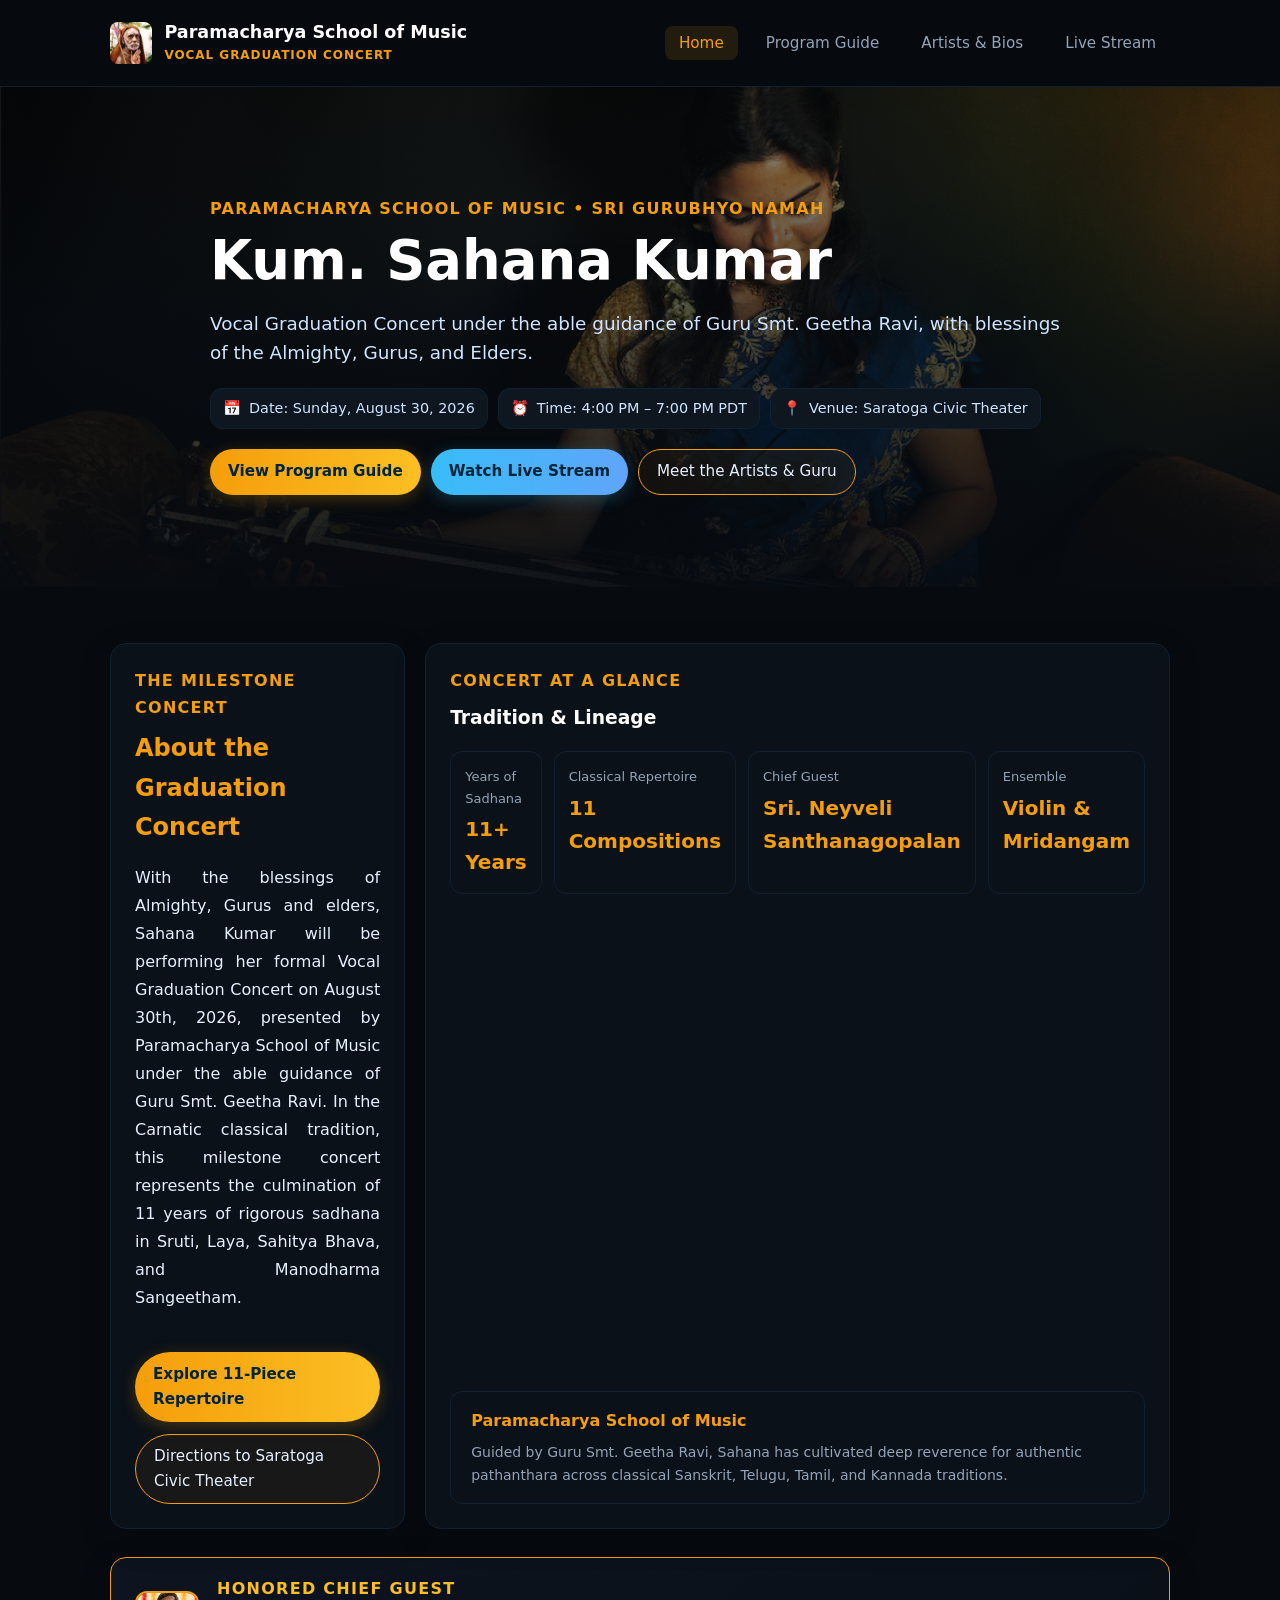
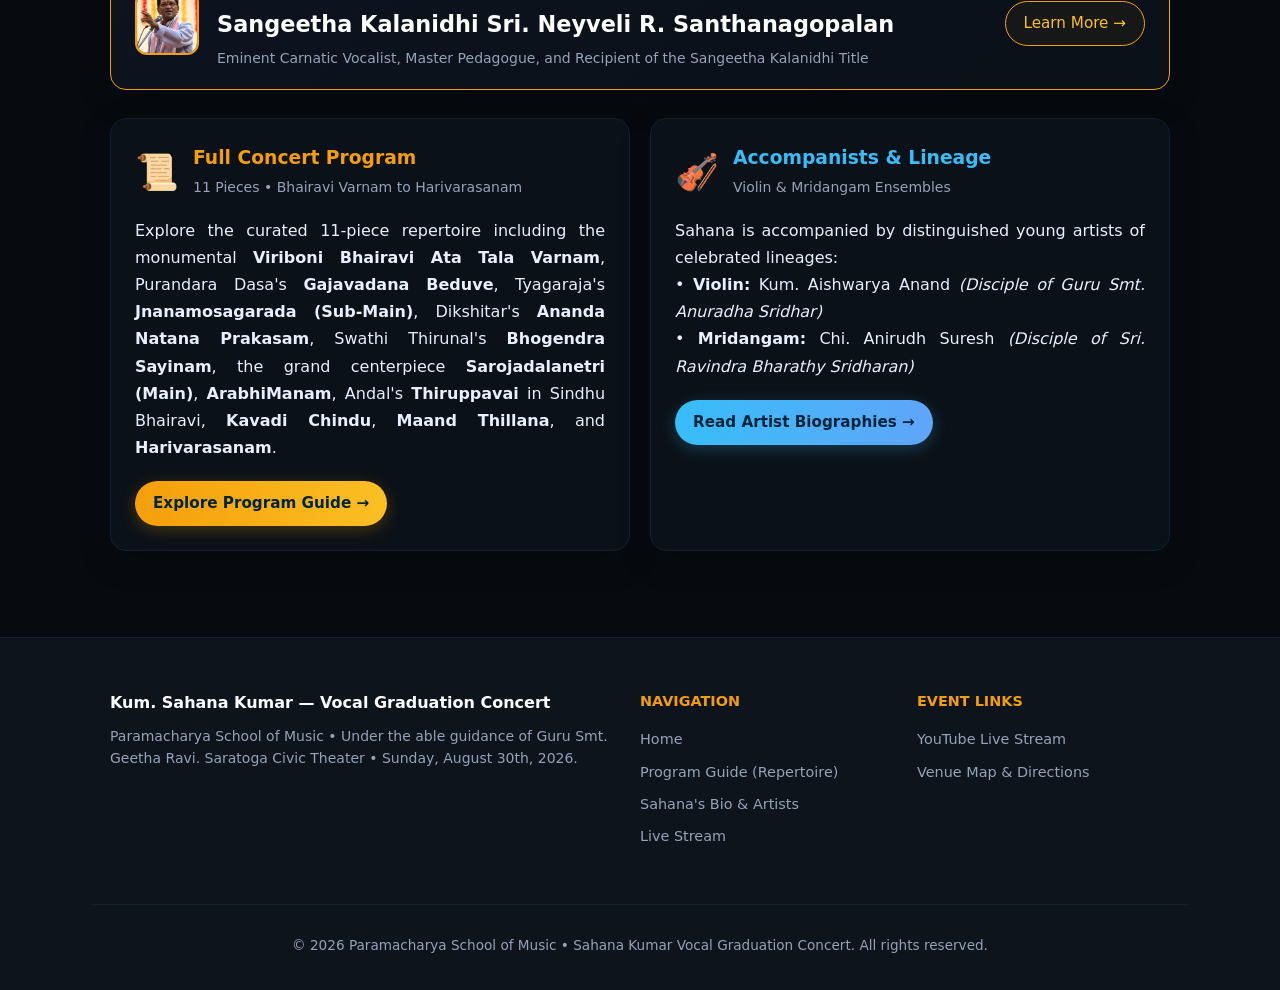
<file: index.html>
<!doctype html>
<html lang="en" data-page="home">
<head>
  <meta charset="utf-8"/>
  <meta name="viewport" content="width=device-width, initial-scale=1"/>
  <title>Kum. Sahana Kumar — Vocal Graduation Concert | Paramacharya School of Music</title>
  <link rel="icon" href="favicon.ico"/>
  <link rel="stylesheet" href="css/styles.css?v=3"/>
  <script defer src="js/main.js?v=3"></script>
</head>
<body>

  <!-- Navigation -->
  <nav class="nav" role="navigation" aria-label="Main Navigation">
    <div class="container nav-inner">
      <a class="brand" href="index.html">
        <img class="brand-logo" id="site-logo" src="assets/logo.png" alt="Paramacharya School of Music Logo"/>
        <div>
          <span class="brand-title bind-brand-title">Paramacharya School of Music</span>
          <span class="brand-sub">Vocal Graduation Concert</span>
        </div>
      </a>
      <button class="menu-toggle" aria-label="Toggle Menu" aria-expanded="false">☰</button>
      <ul class="menu">
        <li><a href="index.html" class="active">Home</a></li>
        <li><a href="program.html">Program Guide</a></li>
        <li><a href="artists.html">Artists & Bios</a></li>
        <li><a href="livestream.html">Live Stream</a></li>
      </ul>
    </div>
  </nav>

  <!-- Hero Header -->
  <header class="hero" style="background-image: url('assets/hero-banner.jpg');">
    <div class="overlay"></div>
    <div class="container hero-content">
      <p class="eyebrow" id="hero-eyebrow">Sri Gurubhyo Namah • Paramacharya School of Music</p>
      <h1 id="hero-title">Kum. Sahana Kumar</h1>
      <p class="sub" id="hero-subtitle">
        With the blessings of Almighty, Gurus and elders, Sahana will be performing her formal Vocal Graduation Concert under the able guidance of Guru Smt. Geetha Ravi.
      </p>
      <div class="chips">
        <span class="chip" id="chip-date"><span style="color:var(--accent);">📅</span> Date: Sunday, August 30th, 2026</span>
        <span class="chip" id="chip-time"><span style="color:var(--accent);">⏰</span> Time: 4:00 PM – 7:00 PM PDT</span>
        <span class="chip" id="chip-venue"><span style="color:var(--accent);">📍</span> Venue: Saratoga Civic Theater, Saratoga, CA</span>
      </div>
      <div class="cta-row">
        <a href="program.html" class="btn">View Program Guide</a>
        <a href="livestream.html" class="btn btn-cyan">Watch Live Stream</a>
        <a href="artists.html" class="btn-outline">Meet the Artists & Guru</a>
      </div>
    </div>
  </header>

  <!-- Main Content -->
  <main class="container">
    
    <!-- About Section & Stats Bento -->
    <section class="grid two" style="align-items: stretch; margin-top: 36px;">
      <div class="card" style="display: flex; flex-direction: column; justify-content: space-between;">
        <div>
          <span class="eyebrow">The Milestone Concert</span>
          <h2 style="margin: 0 0 16px 0; color: var(--accent);">About the Graduation Concert</h2>
          <p id="home-about-text" style="text-align: justify; line-height: 1.75; color: var(--text);">
            With the blessings of Almighty, Gurus and elders, Sahana Kumar will be performing her formal Vocal Graduation Concert on August 30th, 2026, presented by Paramacharya School of Music under the able guidance of Guru Smt. Geetha Ravi. In the Carnatic classical tradition, this milestone concert represents the culmination of 11 years of rigorous sadhana in Sruti (tonal fidelity), Laya (rhythm), Sahitya Bhava (lyrical devotion), and Manodharma Sangeetham (spontaneous improvisation).
          </p>
        </div>
        <div style="margin-top: 24px; display: flex; gap: 12px; flex-wrap: wrap;">
          <a href="program.html" class="btn">Explore 11-Piece Repertoire</a>
          <a class="btn-outline bind-directions" target="_blank" rel="noopener">Directions to Saratoga Civic Theater</a>
        </div>
      </div>

      <!-- Quick Metrics Bento -->
      <div class="card" style="display: flex; flex-direction: column; justify-content: space-between;">
        <div>
          <span class="eyebrow">Concert At A Glance</span>
          <h3 style="margin: 0 0 18px 0; color: var(--text-bright);">Tradition & Lineage</h3>
          <div class="stats" id="home-stats">
            <div class="stat">
              <span>Years of Sadhana</span>
              <strong>11+ Years</strong>
            </div>
            <div class="stat">
              <span>Classical Repertoire</span>
              <strong>11 Compositions</strong>
            </div>
            <div class="stat">
              <span>Chief Guest</span>
              <strong>Sri. Neyveli Santhanagopalan</strong>
            </div>
            <div class="stat">
              <span>Ensemble</span>
              <strong>Violin & Mridangam</strong>
            </div>
          </div>
        </div>

        <div style="background: #0a1118; border: 1px solid var(--line); border-radius: 12px; padding: 16px 20px; margin-top: 20px;">
          <strong style="color: var(--accent); display: block; margin-bottom: 6px;">Paramacharya School of Music</strong>
          <p class="small muted" style="margin: 0;">
            Guided by Guru Smt. Geetha Ravi, Sahana has cultivated deep reverence for authentic pathanthara across classical Sanskrit, Telugu, Tamil, and Kannada traditions.
          </p>
        </div>
      </div>
    </section>

    <!-- Chief Guest Callout Card -->
    <section class="card" style="margin-top: 28px; background: linear-gradient(135deg, rgba(13, 20, 32, 0.95) 0%, rgba(10, 16, 24, 0.95) 100%); border: 1px solid var(--accent); padding: 18px 24px;">
      <div style="display: flex; align-items: center; justify-content: space-between; flex-wrap: wrap; gap: 16px;">
        <div style="display: flex; align-items: center; gap: 18px;">
          <img src="assets/chief-guest.jpg" alt="Chief Guest Avatar" style="width: 64px; height: 64px; border-radius: 12px; object-fit: cover; border: 2px solid var(--accent); flex-shrink: 0;" onerror="this.onerror=null; this.style.display='none'; this.nextElementSibling.style.display='flex';"/>
          <div style="display: none; font-size: 2.5rem; background: rgba(245, 158, 11, 0.12); padding: 10px; border-radius: 12px; border: 1px solid rgba(245, 158, 11, 0.3);">🏅</div>
          <div>
            <span class="eyebrow" style="color: var(--accent-light); margin-bottom: 4px;">Honored Chief Guest</span>
            <h3 style="margin: 0; color: var(--text-bright); font-size: 1.4rem;">Sangeetha Kalanidhi Sri. Neyveli R. Santhanagopalan</h3>
            <p class="muted small" style="margin: 4px 0 0 0;">
              Eminent Carnatic Vocalist, Master Pedagogue, and Recipient of the Sangeetha Kalanidhi Title
            </p>
          </div>
        </div>
        <a href="artists.html#chief-guest" class="btn-outline" style="border-color: var(--accent); color: var(--accent-light);">Learn More &rarr;</a>
      </div>
    </section>

    <!-- Quick Preview Grid: Program & Ensemble -->
    <section class="grid two" style="margin-top: 28px;">
      
      <!-- Core Program Callout -->
      <div class="card">
        <div style="display: flex; align-items: center; gap: 14px; margin-bottom: 14px;">
          <div style="font-size: 2.2rem;">📜</div>
          <div>
            <h3 style="margin: 0; color: var(--accent);">Full Concert Program</h3>
            <span class="small muted">11 Pieces • Bhairavi Varnam to Harivarasanam</span>
          </div>
        </div>
        <p style="text-align: justify; line-height: 1.7; color: var(--text);">
          Explore the curated 11-piece repertoire including the monumental <strong>Viriboni Bhairavi Ata Tala Varnam</strong>, Purandara Dasa's <strong>Gajavadana Beduve</strong>, Tyagaraja's <strong>Jnanamosagarada (Sub-Main)</strong>, Dikshitar's <strong>Ananda Natana Prakasam</strong>, Swathi Thirunal's <strong>Bhogendra Sayinam</strong>, the grand centerpiece <strong>Sarojadalanetri (Main)</strong>, <strong>ArabhiManam</strong>, Andal's <strong>Thiruppavai</strong> in Sindhu Bhairavi, <strong>Kavadi Chindu</strong>, <strong>Maand Thillana</strong>, and <strong>Harivarasanam</strong>.
        </p>
        <div style="margin-top: 20px;">
          <a href="program.html" class="btn">Explore Program Guide &rarr;</a>
        </div>
      </div>

      <!-- Artists & Ensemble Callout -->
      <div class="card">
        <div style="display: flex; align-items: center; gap: 14px; margin-bottom: 14px;">
          <div style="font-size: 2.2rem;">🎻</div>
          <div>
            <h3 style="margin: 0; color: var(--accent2);">Accompanists & Lineage</h3>
            <span class="small muted">Violin & Mridangam Ensembles</span>
          </div>
        </div>
        <p style="text-align: justify; line-height: 1.7; color: var(--text);">
          Sahana is accompanied by distinguished young artists of celebrated lineages:
          <br/>• <strong>Violin:</strong> Kum. Aishwarya Anand <em>(Disciple of Guru Smt. Anuradha Sridhar)</em>
          <br/>• <strong>Mridangam:</strong> Chi. Anirudh Suresh <em>(Disciple of Sri. Ravindra Bharathy Sridharan)</em>
        </p>
        <div style="margin-top: 20px;">
          <a href="artists.html" class="btn btn-cyan">Read Artist Biographies &rarr;</a>
        </div>
      </div>

    </section>

  </main>

  <!-- Footer -->
  <footer class="footer">
    <div class="container footer-grid">
      <div>
        <h4 style="margin: 0 0 8px 0; color: var(--text-bright);">Kum. Sahana Kumar — Vocal Graduation Concert</h4>
        <p class="muted small" style="margin: 0; line-height: 1.6;">
          Paramacharya School of Music • Under the able guidance of Guru Smt. Geetha Ravi. 
          Saratoga Civic Theater • Sunday, August 30th, 2026.
        </p>
      </div>
      <div>
        <h5 style="margin: 0 0 12px 0; color: var(--accent); font-size: 0.9rem; text-transform: uppercase;">Navigation</h5>
        <ul class="sitemap">
          <li><a href="index.html">Home</a></li>
          <li><a href="program.html">Program Guide (Repertoire)</a></li>
          <li><a href="artists.html">Sahana's Bio & Artists</a></li>
          <li><a href="livestream.html">Live Stream</a></li>
        </ul>
      </div>
      <div>
        <h5 style="margin: 0 0 12px 0; color: var(--accent); font-size: 0.9rem; text-transform: uppercase;">Event Links</h5>
        <ul class="sitemap">
          <li><a class="bind-livestream" target="_blank" rel="noopener">YouTube Live Stream</a></li>
          <li><a class="bind-directions" target="_blank" rel="noopener">Venue Map & Directions</a></li>
        </ul>
      </div>
    </div>
    <div class="container footer-bottom">
      <p>&copy; 2026 Paramacharya School of Music • Sahana Kumar Vocal Graduation Concert. All rights reserved.</p>
    </div>
  </footer>

</body>
</html>
</file>
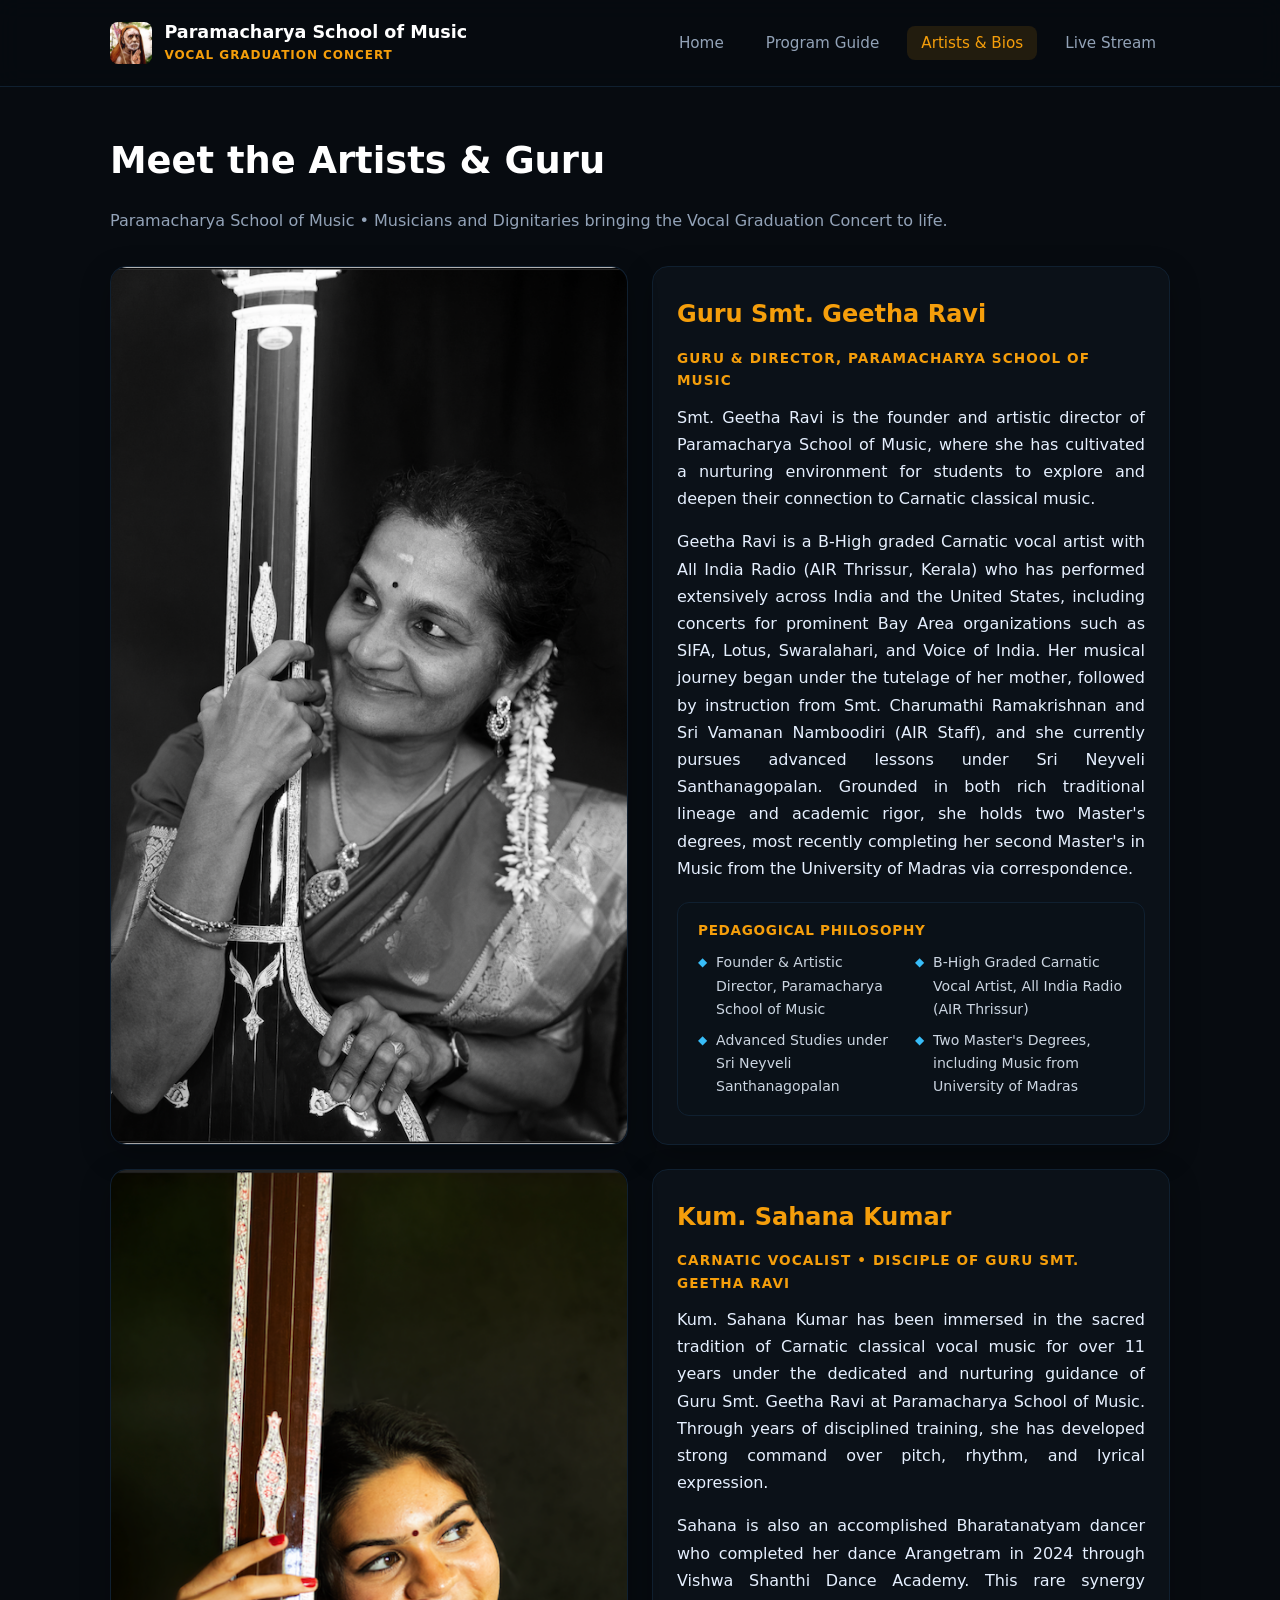
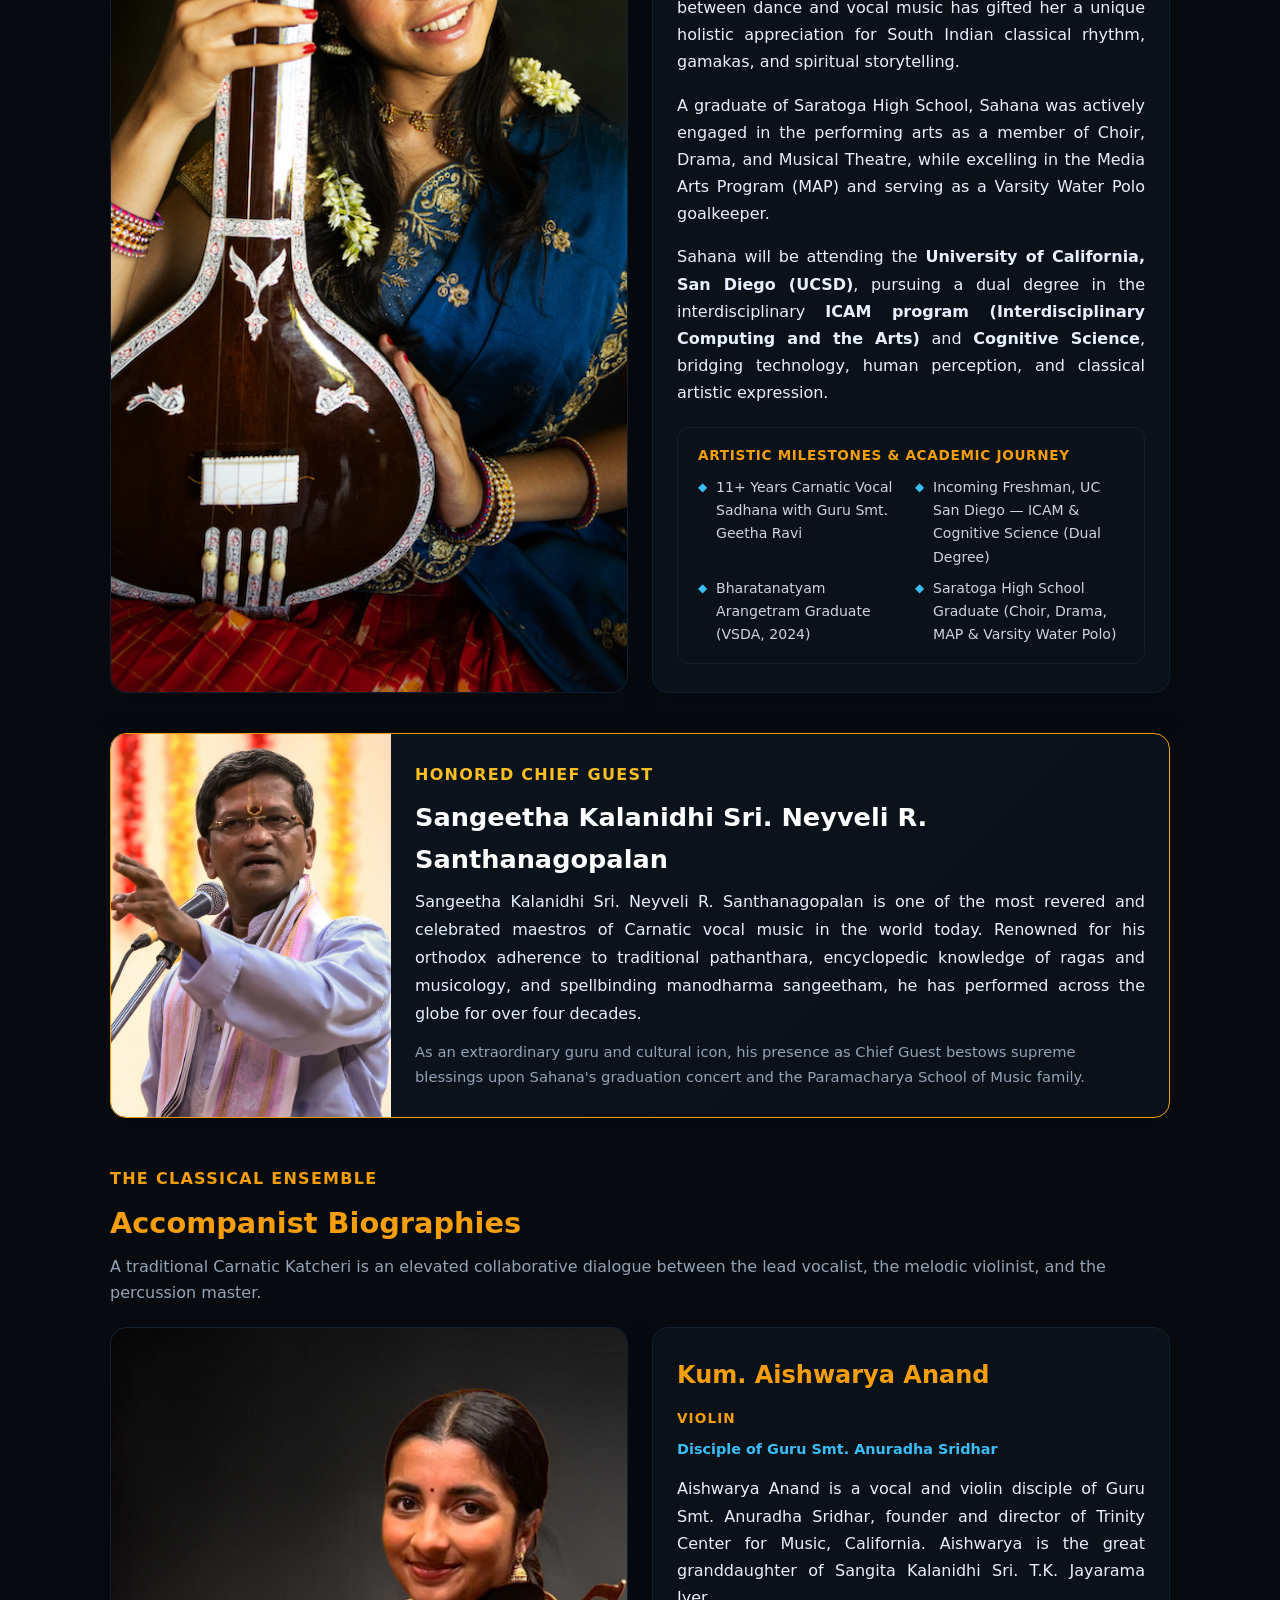
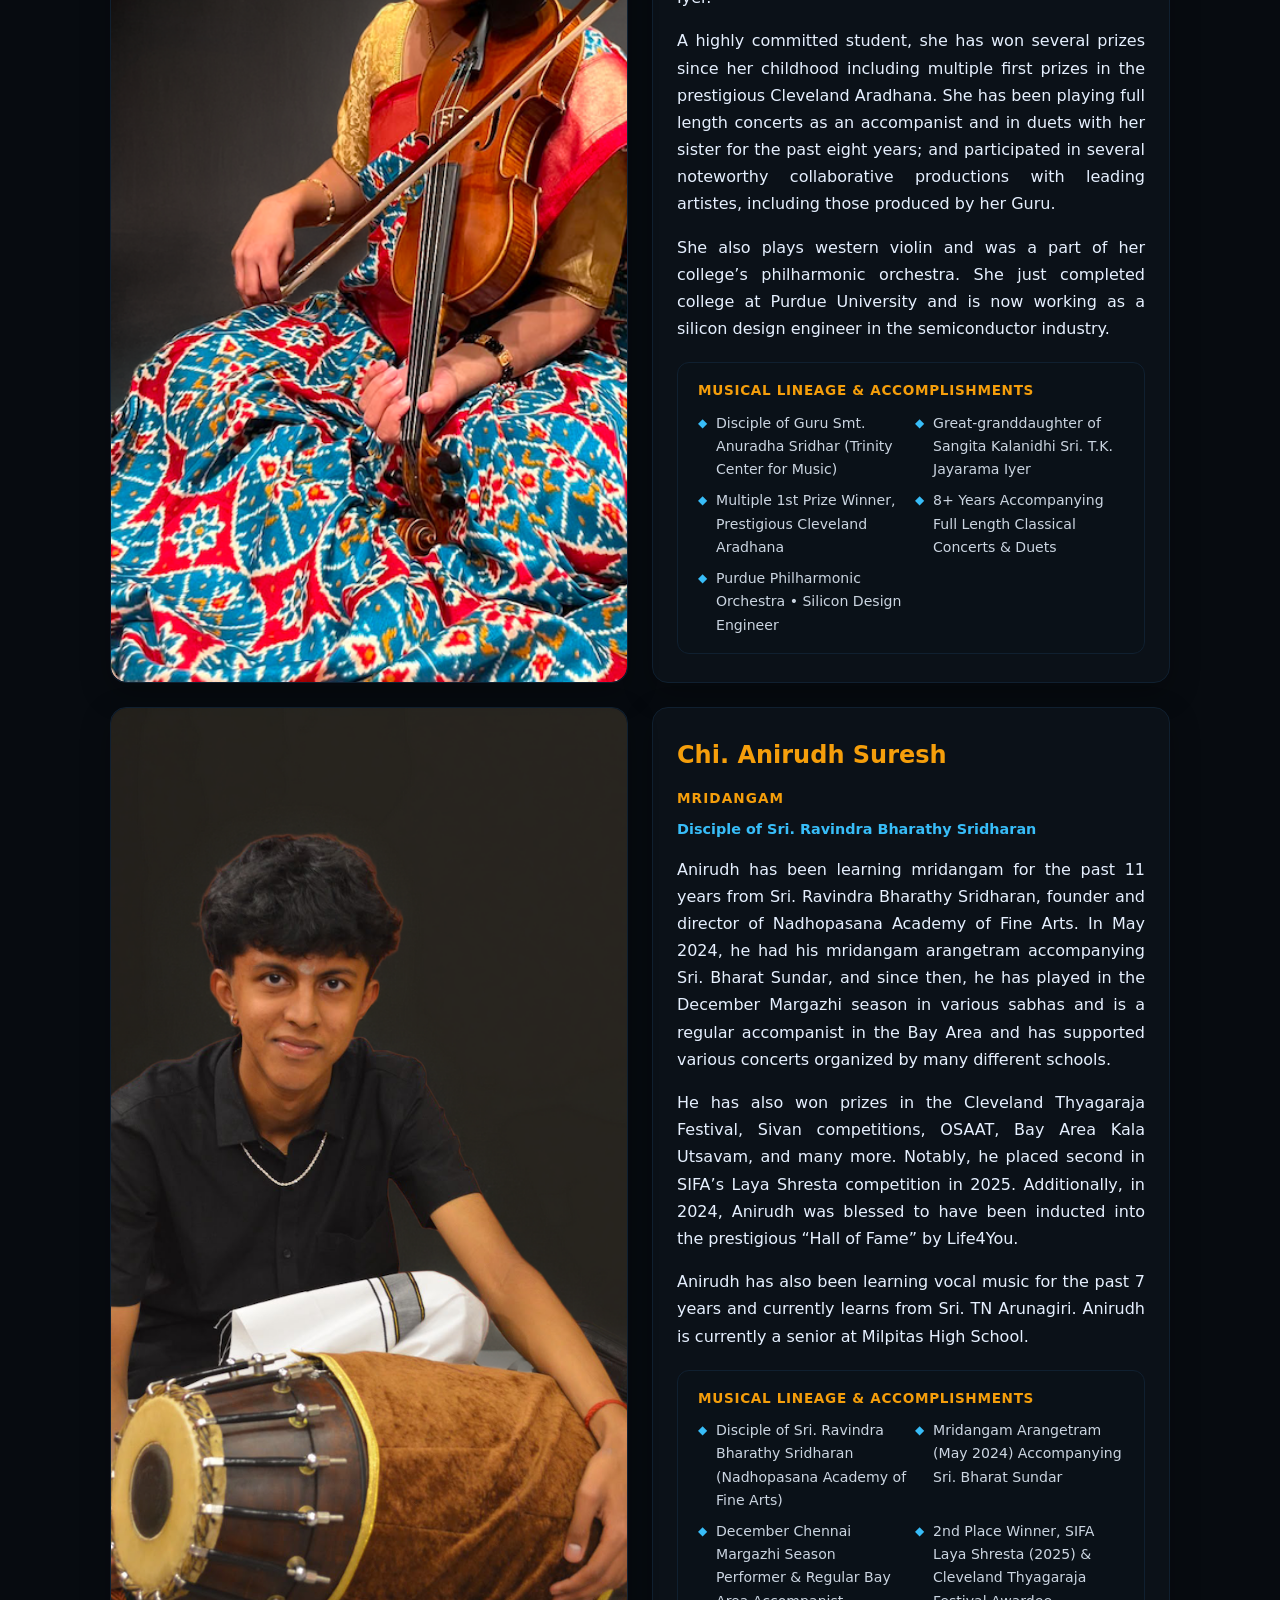
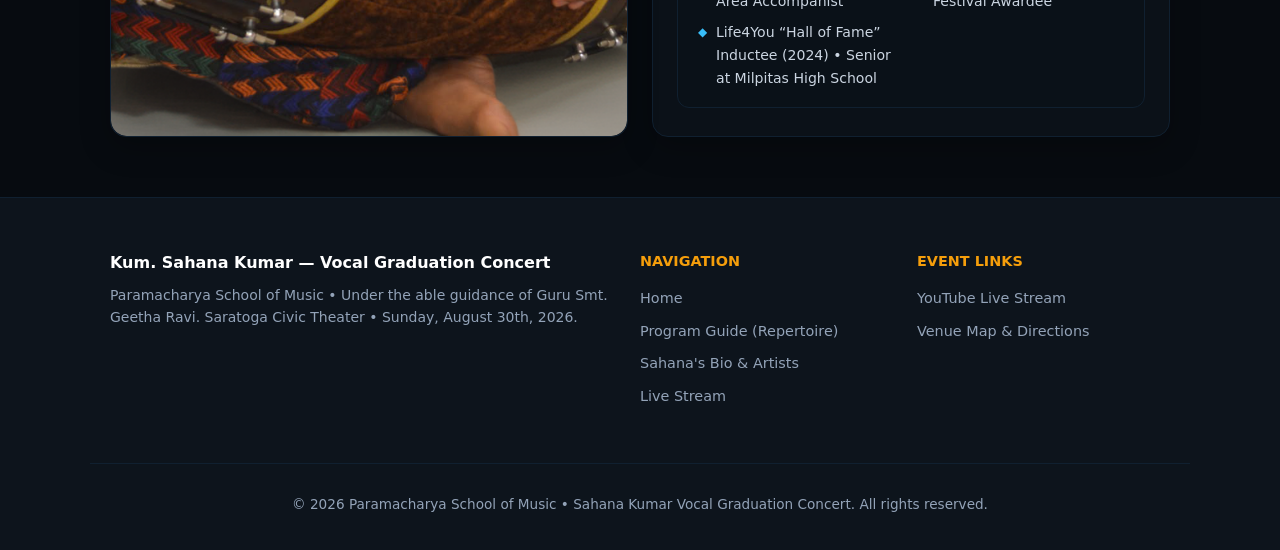
<file: artists.html>
<!doctype html>
<html lang="en" data-page="artists">
<head>
  <meta charset="utf-8"/>
  <meta name="viewport" content="width=device-width, initial-scale=1"/>
  <title>Meet the Artists & Guru — Kum. Sahana Kumar Vocal Graduation Concert</title>
  <link rel="icon" href="favicon.ico"/>
  <link rel="stylesheet" href="css/styles.css?v=3"/>
  <script defer src="js/main.js?v=3"></script>
</head>
<body>

  <!-- Navigation -->
  <nav class="nav" role="navigation" aria-label="Main Navigation">
    <div class="container nav-inner">
      <a class="brand" href="index.html">
        <img class="brand-logo" id="site-logo" src="assets/logo.png" alt="Paramacharya School of Music Logo"/>
        <div>
          <span class="brand-title bind-brand-title">Paramacharya School of Music</span>
          <span class="brand-sub">Vocal Graduation Concert</span>
        </div>
      </a>
      <button class="menu-toggle" aria-label="Toggle Menu" aria-expanded="false">☰</button>
      <ul class="menu">
        <li><a href="index.html">Home</a></li>
        <li><a href="program.html">Program Guide</a></li>
        <li><a href="artists.html" class="active">Artists & Bios</a></li>
        <li><a href="livestream.html">Live Stream</a></li>
      </ul>
    </div>
  </nav>

  <!-- Main Container -->
  <main class="container">
    
    <header class="page-header">
      <h1>Meet the Artists & Guru</h1>
      <p class="muted">Paramacharya School of Music • Musicians and Dignitaries bringing the Vocal Graduation Concert to life.</p>
    </header>
    
    <!-- ===================================================================
         Section 1: Principal Vocalist & Guru (Exact SanMargam Bento Grid)
         =================================================================== -->
    <section class="dancers-bento">

      <!-- Guru Smt. Geetha Ravi Photo Card -->
      <div class="dancer-image-card" style="background: linear-gradient(145deg, #0d1522 0%, #080e18 100%);">
        <img src="assets/guru.jpg" alt="Guru Smt. Geetha Ravi" onerror="this.onerror=null; this.style.display='none'; this.nextElementSibling.style.display='flex';"/>
        <div style="display: none; flex-direction: column; align-items: center; justify-content: center; text-align: center; height: 100%;">
          <div style="font-size: 4.5rem; margin-bottom: 12px; filter: drop-shadow(0 4px 12px var(--accent-glow));">🎶</div>
          <h4 style="margin: 0; color: var(--text-bright); font-size: 1.25rem;">Guru Smt. Geetha Ravi</h4>
          <span style="color: var(--accent); font-size: 0.85rem; text-transform: uppercase; letter-spacing: 0.05em; font-weight: 600;">Paramacharya School of Music</span>
        </div>
      </div>

      <!-- Guru Smt. Geetha Ravi Bio Card -->
      <div class="dancer-bio-card">
        <h3 id="guru-name">Guru Smt. Geetha Ravi</h3>
        <span class="eyebrow" style="margin-bottom: 12px; font-size: 0.85rem;">Guru & Director, Paramacharya School of Music</span>
        <div class="dancer-bio-content" id="guru-bio">
          <p>
            Smt. Geetha Ravi is the founder and artistic director of Paramacharya School of Music, where she has cultivated a nurturing environment for students to explore and deepen their connection to Carnatic classical music.
          </p>
          <p>
            Geetha Ravi is a B-High graded Carnatic vocal artist with All India Radio (AIR Thrissur, Kerala) who has performed extensively across India and the United States, including concerts for prominent Bay Area organizations such as SIFA, Lotus, Swaralahari, and Voice of India. Her musical journey began under the tutelage of her mother, followed by instruction from Smt. Charumathi Ramakrishnan and Sri Vamanan Namboodiri (AIR Staff), and she currently pursues advanced lessons under Sri Neyveli Santhanagopalan. Grounded in both rich traditional lineage and academic rigor, she holds two Master's degrees, most recently completing her second Master's in Music from the University of Madras via correspondence.
          </p>
        </div>

        <div class="highlights-box">
          <div class="highlights-title">Pedagogical Philosophy</div>
          <ul class="highlights-list" id="guru-highlights">
            <li>Founder & Artistic Director, Paramacharya School of Music</li>
            <li>B-High Graded Carnatic Vocal Artist, All India Radio (AIR Thrissur)</li>
            <li>Advanced Studies under Sri Neyveli Santhanagopalan</li>
            <li>Two Master's Degrees, including Music from University of Madras</li>
          </ul>
        </div>
      </div>

      <!-- Kum. Sahana Kumar (Vocalist) Photo Card -->
      <div class="dancer-image-card">
        <img src="assets/sahana.png" id="vocalist-img" alt="Kum. Sahana Kumar - Carnatic Vocalist" onerror="this.onerror=null; this.src='assets/dancers/sahana.png';"/>
      </div>

      <!-- Kum. Sahana Kumar Bio Card -->
      <div class="dancer-bio-card">
        <h3 id="vocalist-name">Kum. Sahana Kumar</h3>
        <span class="eyebrow" style="margin-bottom: 12px; font-size: 0.85rem;">Carnatic Vocalist • Disciple of Guru Smt. Geetha Ravi</span>
        <div class="dancer-bio-content" id="vocalist-bio">
          <p>
            Kum. Sahana Kumar has been immersed in the sacred tradition of Carnatic classical vocal music for over 11 years under the dedicated and nurturing guidance of Guru Smt. Geetha Ravi at Paramacharya School of Music. Through years of disciplined training, she has developed strong command over pitch, rhythm, and lyrical expression.
          </p>
          <p>
            Sahana is also an accomplished Bharatanatyam dancer who completed her dance Arangetram in 2024 through Vishwa Shanthi Dance Academy. This rare synergy between dance and vocal music has gifted her a unique holistic appreciation for South Indian classical rhythm, gamakas, and spiritual storytelling.
          </p>
          <p>
            A graduate of Saratoga High School, Sahana was actively engaged in the performing arts as a member of Choir, Drama, and Musical Theatre, while excelling in the Media Arts Program (MAP) and serving as a Varsity Water Polo goalkeeper.
          </p>
          <p>
            Sahana will be attending the <strong>University of California, San Diego (UCSD)</strong>, pursuing a dual degree in the interdisciplinary <strong>ICAM program (Interdisciplinary Computing and the Arts)</strong> and <strong>Cognitive Science</strong>, bridging technology, human perception, and classical artistic expression.
          </p>
        </div>
        
        <div class="highlights-box">
          <div class="highlights-title">Artistic Milestones & Academic Journey</div>
          <ul class="highlights-list" id="vocalist-highlights">
            <li>11+ Years Carnatic Vocal Sadhana with Guru Smt. Geetha Ravi</li>
            <li>Incoming Freshman, UC San Diego — ICAM & Cognitive Science (Dual Degree)</li>
            <li>Bharatanatyam Arangetram Graduate (VSDA, 2024)</li>
            <li>Saratoga High School Graduate (Choir, Drama, MAP & Varsity Water Polo)</li>
          </ul>
        </div>
      </div>

    </section>

    <!-- ===================================================================
         Section 2: Chief Guest Card
         =================================================================== -->
    <section id="chief-guest" class="card chief-guest-card" style="margin-top: 40px; background: linear-gradient(135deg, rgba(13, 20, 32, 0.95) 0%, rgba(10, 16, 24, 0.95) 100%); border: 1px solid var(--accent); padding: 0; overflow: hidden;">
      <div class="chief-guest-grid">
        <div class="chief-guest-photo">
          <img src="assets/chief-guest.jpg" alt="Sangeetha Kalanidhi Sri. Neyveli R. Santhanagopalan" style="width: 100%; height: 100%; object-fit: cover; object-position: center top; display: block;" onerror="this.onerror=null; this.style.display='none'; this.nextElementSibling.style.display='flex';"/>
          <div style="display: none; flex-direction: column; align-items: center; justify-content: center; height: 100%; padding: 24px; text-align: center;">
            <div style="font-size: 4rem; margin-bottom: 8px;">🏅</div>
            <span style="background: rgba(245, 158, 11, 0.15); color: var(--accent); border: 1px solid rgba(245, 158, 11, 0.3); font-size: 0.75rem; font-weight: 700; padding: 4px 10px; border-radius: 6px; text-transform: uppercase;">Chief Guest</span>
          </div>
        </div>
        <div class="chief-guest-text" style="padding: 28px 24px; display: flex; flex-direction: column; justify-content: center;">
          <span class="eyebrow" style="color: var(--accent-light);">Honored Chief Guest</span>
          <h2 style="margin: 0 0 8px 0; color: var(--text-bright); font-size: 1.6rem;">Sangeetha Kalanidhi Sri. Neyveli R. Santhanagopalan</h2>
          <p style="color: var(--text); line-height: 1.75; text-align: justify; margin: 0 0 12px 0;">
            Sangeetha Kalanidhi Sri. Neyveli R. Santhanagopalan is one of the most revered and celebrated maestros of Carnatic vocal music in the world today. Renowned for his orthodox adherence to traditional pathanthara, encyclopedic knowledge of ragas and musicology, and spellbinding manodharma sangeetham, he has performed across the globe for over four decades.
          </p>
          <p style="color: var(--muted); font-size: 0.92rem; line-height: 1.65; margin: 0;">
            As an extraordinary guru and cultural icon, his presence as Chief Guest bestows supreme blessings upon Sahana's graduation concert and the Paramacharya School of Music family.
          </p>
        </div>
      </div>
    </section>

    <!-- ===================================================================
         Section 3: The Accompanists Ensemble
         =================================================================== -->
    <section class="accompanists-section" style="margin-top: 48px;">
      <div style="margin-bottom: 20px;">
        <span class="eyebrow">The Classical Ensemble</span>
        <h2 style="margin: 0; color: var(--accent); font-size: 1.8rem;">Accompanist Biographies</h2>
        <p class="muted" style="margin-top: 6px;">
          A traditional Carnatic Katcheri is an elevated collaborative dialogue between the lead vocalist, the melodic violinist, and the percussion master.
        </p>
      </div>

      <div class="dancers-bento" style="margin-top: 20px;">

        <!-- 1. Violin: Kum. Aishwarya Anand -->
        <div class="dancer-image-card" style="background: linear-gradient(145deg, #0d1522 0%, #080e18 100%);">
          <img src="assets/accompanists/violin.jpg" alt="Kum. Aishwarya Anand - Violin" onerror="this.onerror=null; this.style.display='none'; this.nextElementSibling.style.display='flex';"/>
          <div style="display: none; flex-direction: column; align-items: center; justify-content: center; text-align: center; height: 100%;">
            <div style="font-size: 4.5rem; margin-bottom: 12px; filter: drop-shadow(0 4px 12px var(--accent-glow));">🎻</div>
            <h4 style="margin: 0; color: var(--text-bright); font-size: 1.25rem;">Kum. Aishwarya Anand</h4>
            <span style="color: var(--accent); font-size: 0.85rem; text-transform: uppercase; letter-spacing: 0.05em; font-weight: 600;">Violin</span>
          </div>
        </div>
        <div class="dancer-bio-card">
          <h3>Kum. Aishwarya Anand</h3>
          <span class="eyebrow" style="margin-bottom: 8px; font-size: 0.85rem;">Violin</span>
          <div style="color: var(--accent2); font-size: 0.9rem; font-weight: 600; margin-bottom: 14px;">
            Disciple of Guru Smt. Anuradha Sridhar
          </div>
          <div class="dancer-bio-content">
            <p>
              Aishwarya Anand is a vocal and violin disciple of Guru Smt. Anuradha Sridhar, founder and director of Trinity Center for Music, California. Aishwarya is the great granddaughter of Sangita Kalanidhi Sri. T.K. Jayarama Iyer.
            </p>
            <p>
              A highly committed student, she has won several prizes since her childhood including multiple first prizes in the prestigious Cleveland Aradhana. She has been playing full length concerts as an accompanist and in duets with her sister for the past eight years; and participated in several noteworthy collaborative productions with leading artistes, including those produced by her Guru.
            </p>
            <p>
              She also plays western violin and was a part of her college’s philharmonic orchestra. She just completed college at Purdue University and is now working as a silicon design engineer in the semiconductor industry.
            </p>
          </div>
          <div class="highlights-box">
            <div class="highlights-title">Musical Lineage & Accomplishments</div>
            <ul class="highlights-list">
              <li>Disciple of Guru Smt. Anuradha Sridhar (Trinity Center for Music)</li>
              <li>Great-granddaughter of Sangita Kalanidhi Sri. T.K. Jayarama Iyer</li>
              <li>Multiple 1st Prize Winner, Prestigious Cleveland Aradhana</li>
              <li>8+ Years Accompanying Full Length Classical Concerts & Duets</li>
              <li>Purdue Philharmonic Orchestra • Silicon Design Engineer</li>
            </ul>
          </div>
        </div>

        <!-- 2. Mridangam: Chi. Anirudh Suresh -->
        <div class="dancer-image-card" style="background: linear-gradient(145deg, #0d1522 0%, #080e18 100%);">
          <img src="assets/accompanists/mridangam.jpg" alt="Chi. Anirudh Suresh - Mridangam" onerror="this.onerror=null; this.style.display='none'; this.nextElementSibling.style.display='flex';"/>
          <div style="display: none; flex-direction: column; align-items: center; justify-content: center; text-align: center; height: 100%;">
            <div style="font-size: 4.5rem; margin-bottom: 12px; filter: drop-shadow(0 4px 12px var(--accent-glow));">🥁</div>
            <h4 style="margin: 0; color: var(--text-bright); font-size: 1.25rem;">Chi. Anirudh Suresh</h4>
            <span style="color: var(--accent); font-size: 0.85rem; text-transform: uppercase; letter-spacing: 0.05em; font-weight: 600;">Mridangam</span>
          </div>
        </div>
        <div class="dancer-bio-card">
          <h3>Chi. Anirudh Suresh</h3>
          <span class="eyebrow" style="margin-bottom: 8px; font-size: 0.85rem;">Mridangam</span>
          <div style="color: var(--accent2); font-size: 0.9rem; font-weight: 600; margin-bottom: 14px;">
            Disciple of Sri. Ravindra Bharathy Sridharan
          </div>
          <div class="dancer-bio-content">
            <p>
              Anirudh has been learning mridangam for the past 11 years from Sri. Ravindra Bharathy Sridharan, founder and director of Nadhopasana Academy of Fine Arts. In May 2024, he had his mridangam arangetram accompanying Sri. Bharat Sundar, and since then, he has played in the December Margazhi season in various sabhas and is a regular accompanist in the Bay Area and has supported various concerts organized by many different schools.
            </p>
            <p>
              He has also won prizes in the Cleveland Thyagaraja Festival, Sivan competitions, OSAAT, Bay Area Kala Utsavam, and many more. Notably, he placed second in SIFA’s Laya Shresta competition in 2025. Additionally, in 2024, Anirudh was blessed to have been inducted into the prestigious “Hall of Fame” by Life4You.
            </p>
            <p>
              Anirudh has also been learning vocal music for the past 7 years and currently learns from Sri. TN Arunagiri. Anirudh is currently a senior at Milpitas High School.
            </p>
          </div>
          <div class="highlights-box">
            <div class="highlights-title">Musical Lineage & Accomplishments</div>
            <ul class="highlights-list">
              <li>Disciple of Sri. Ravindra Bharathy Sridharan (Nadhopasana Academy of Fine Arts)</li>
              <li>Mridangam Arangetram (May 2024) Accompanying Sri. Bharat Sundar</li>
              <li>December Chennai Margazhi Season Performer & Regular Bay Area Accompanist</li>
              <li>2nd Place Winner, SIFA Laya Shresta (2025) & Cleveland Thyagaraja Festival Awardee</li>
              <li>Life4You “Hall of Fame” Inductee (2024) • Senior at Milpitas High School</li>
            </ul>
          </div>
        </div>

      </div>
    </section>

  </main>

  <!-- Footer -->
  <footer class="footer">
    <div class="container footer-grid">
      <div>
        <h4 style="margin: 0 0 8px 0; color: var(--text-bright);">Kum. Sahana Kumar — Vocal Graduation Concert</h4>
        <p class="muted small" style="margin: 0; line-height: 1.6;">
          Paramacharya School of Music • Under the able guidance of Guru Smt. Geetha Ravi. 
          Saratoga Civic Theater • Sunday, August 30th, 2026.
        </p>
      </div>
      <div>
        <h5 style="margin: 0 0 12px 0; color: var(--accent); font-size: 0.9rem; text-transform: uppercase;">Navigation</h5>
        <ul class="sitemap">
          <li><a href="index.html">Home</a></li>
          <li><a href="program.html">Program Guide (Repertoire)</a></li>
          <li><a href="artists.html">Sahana's Bio & Artists</a></li>
          <li><a href="livestream.html">Live Stream</a></li>
        </ul>
      </div>
      <div>
        <h5 style="margin: 0 0 12px 0; color: var(--accent); font-size: 0.9rem; text-transform: uppercase;">Event Links</h5>
        <ul class="sitemap">
          <li><a class="bind-livestream" target="_blank" rel="noopener">YouTube Live Stream</a></li>
          <li><a class="bind-directions" target="_blank" rel="noopener">Venue Map & Directions</a></li>
        </ul>
      </div>
    </div>
    <div class="container footer-bottom">
      <p>&copy; 2026 Paramacharya School of Music • Sahana Kumar Vocal Graduation Concert. All rights reserved.</p>
    </div>
  </footer>

</body>
</html>
</file>
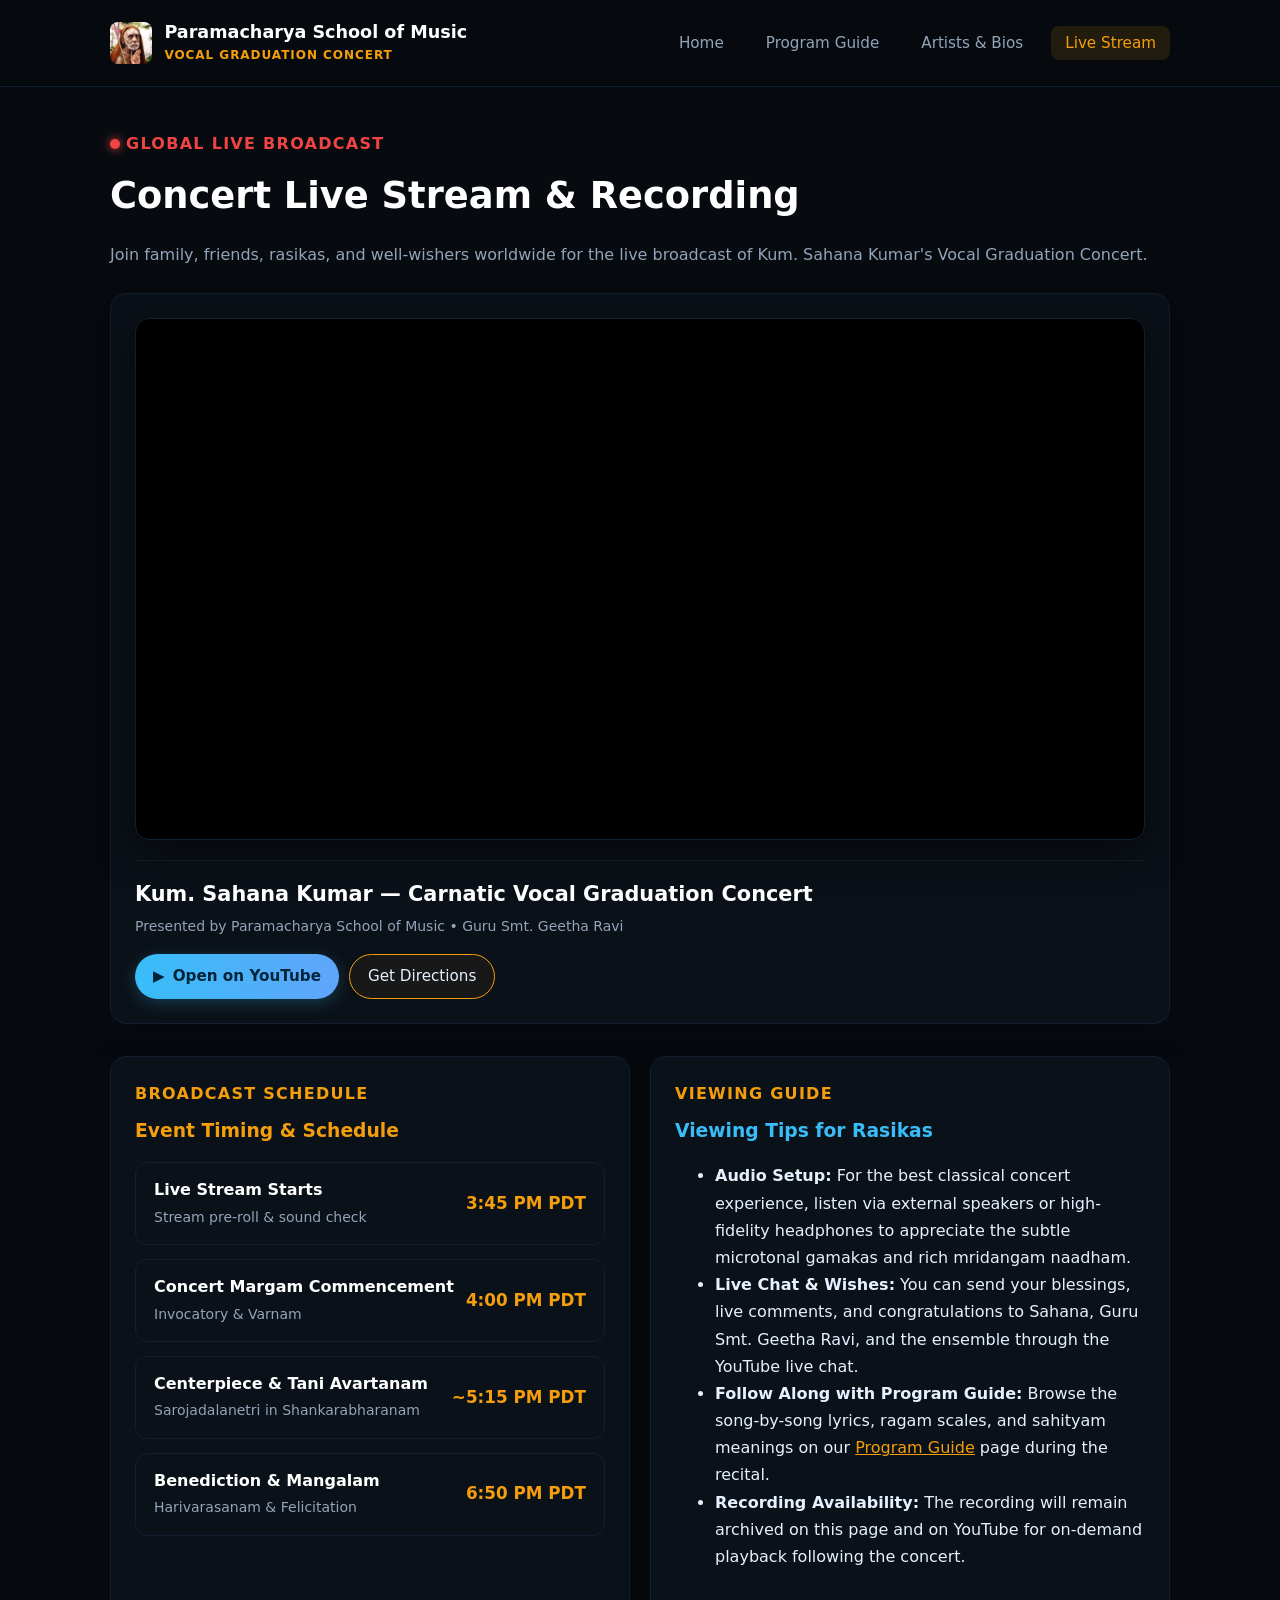
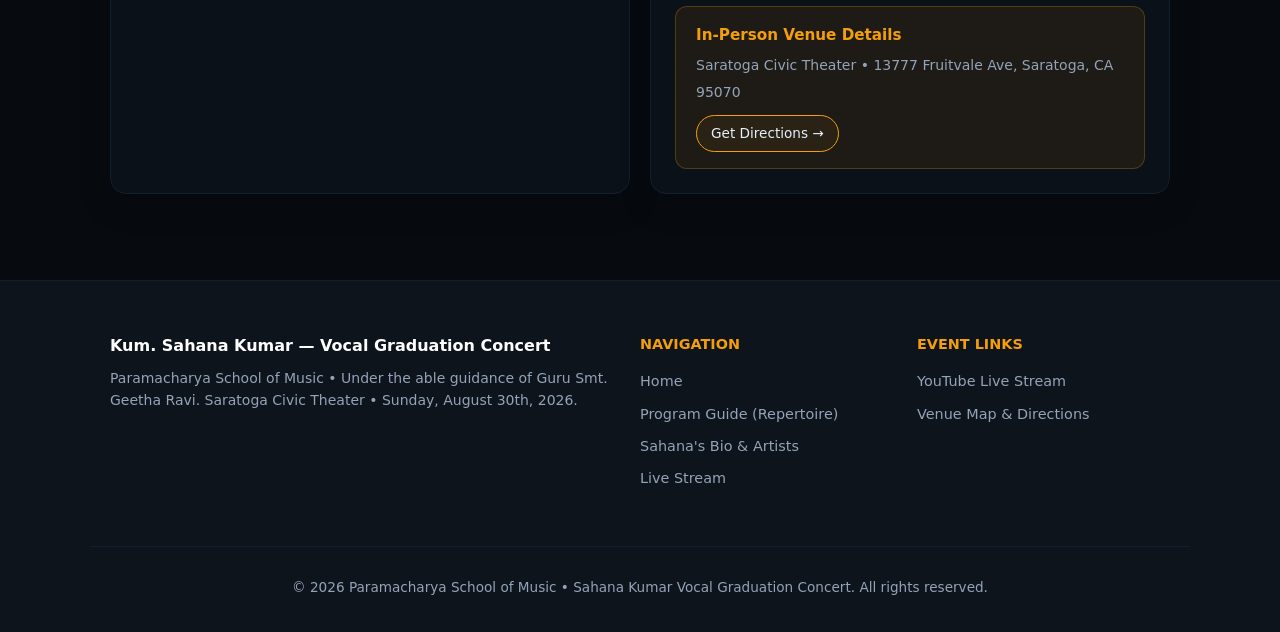
<file: livestream.html>
<!doctype html>
<html lang="en" data-page="livestream">
<head>
  <meta charset="utf-8"/>
  <meta name="viewport" content="width=device-width, initial-scale=1"/>
  <title>Live Stream & Recording — Kum. Sahana Kumar Vocal Graduation Concert</title>
  <link rel="icon" href="favicon.ico"/>
  <link rel="stylesheet" href="css/styles.css?v=3"/>
  <script defer src="js/main.js?v=3"></script>
</head>
<body>

  <!-- Navigation -->
  <nav class="nav" role="navigation" aria-label="Main Navigation">
    <div class="container nav-inner">
      <a class="brand" href="index.html">
        <img class="brand-logo" id="site-logo" src="assets/logo.png" alt="Paramacharya School of Music Logo"/>
        <div>
          <span class="brand-title bind-brand-title">Paramacharya School of Music</span>
          <span class="brand-sub">Vocal Graduation Concert</span>
        </div>
      </a>
      <button class="menu-toggle" aria-label="Toggle Menu" aria-expanded="false">☰</button>
      <ul class="menu">
        <li><a href="index.html">Home</a></li>
        <li><a href="program.html">Program Guide</a></li>
        <li><a href="artists.html">Artists & Bios</a></li>
        <li><a href="livestream.html" class="active">Live Stream</a></li>
      </ul>
    </div>
  </nav>

  <!-- Main Container -->
  <main class="container">
    
    <header class="page-header">
      <span class="eyebrow" style="color: #ef4444; display: inline-flex; align-items: center; gap: 6px;">
        <span style="width: 10px; height: 10px; border-radius: 50%; background: #ef4444; display: inline-block; box-shadow: 0 0 10px #ef4444;"></span>
        Global Live Broadcast
      </span>
      <h1>Concert Live Stream & Recording</h1>
      <p class="muted">
        Join family, friends, rasikas, and well-wishers worldwide for the live broadcast of Kum. Sahana Kumar's Vocal Graduation Concert.
      </p>
    </header>

    <!-- Main Video Player Card -->
    <section class="card" style="padding: 24px; margin-top: 16px;">
      <div class="video-container" style="border-radius: 14px; overflow: hidden; background: #000; box-shadow: 0 12px 36px rgba(0,0,0,0.5);">
        <iframe 
          id="livestream-iframe"
          src="https://www.youtube.com/embed/FpBsvT8wrjU" 
          title="Kum. Sahana Kumar - Carnatic Vocal Graduation Concert Live Stream"
          frameborder="0" 
          allow="accelerometer; autoplay; clipboard-write; encrypted-media; gyroscope; picture-in-picture" 
          allowfullscreen>
        </iframe>
      </div>

      <div style="display: flex; justify-content: space-between; align-items: center; flex-wrap: wrap; gap: 16px; margin-top: 20px; padding-top: 16px; border-top: 1px solid var(--line);">
        <div>
          <h3 style="margin: 0 0 4px 0; color: var(--text-bright); font-size: 1.3rem;">Kum. Sahana Kumar — Carnatic Vocal Graduation Concert</h3>
          <p class="small muted" style="margin: 0;">
            Presented by Paramacharya School of Music • Guru Smt. Geetha Ravi
          </p>
        </div>
        <div style="display: flex; gap: 10px; flex-wrap: wrap;">
          <a class="btn btn-cyan bind-livestream" target="_blank" rel="noopener" style="display: inline-flex; align-items: center; gap: 8px;">
            <span>▶</span> Open on YouTube
          </a>
          <a class="btn-outline bind-directions" target="_blank" rel="noopener">
            Get Directions
          </a>
        </div>
      </div>
    </section>

    <!-- Stream Details & Event Schedule Bento Grid -->
    <section class="grid two" style="margin-top: 32px;">
      
      <!-- Stream Schedule & Timing Card -->
      <div class="card">
        <span class="eyebrow">Broadcast Schedule</span>
        <h3 style="margin: 0 0 16px 0; color: var(--accent);">Event Timing & Schedule</h3>
        
        <div style="display: grid; gap: 14px;">
          <div style="background: #0a1118; border: 1px solid var(--line); border-radius: 12px; padding: 14px 18px; display: flex; justify-content: space-between; align-items: center;">
            <div>
              <strong style="color: var(--text-bright); display: block;">Live Stream Starts</strong>
              <span class="small muted">Stream pre-roll & sound check</span>
            </div>
            <strong style="color: var(--accent); font-size: 1.05rem;">3:45 PM PDT</strong>
          </div>

          <div style="background: #0a1118; border: 1px solid var(--line); border-radius: 12px; padding: 14px 18px; display: flex; justify-content: space-between; align-items: center;">
            <div>
              <strong style="color: var(--text-bright); display: block;">Concert Margam Commencement</strong>
              <span class="small muted">Invocatory & Varnam</span>
            </div>
            <strong style="color: var(--accent); font-size: 1.05rem;">4:00 PM PDT</strong>
          </div>

          <div style="background: #0a1118; border: 1px solid var(--line); border-radius: 12px; padding: 14px 18px; display: flex; justify-content: space-between; align-items: center;">
            <div>
              <strong style="color: var(--text-bright); display: block;">Centerpiece & Tani Avartanam</strong>
              <span class="small muted">Sarojadalanetri in Shankarabharanam</span>
            </div>
            <strong style="color: var(--accent); font-size: 1.05rem;">~5:15 PM PDT</strong>
          </div>

          <div style="background: #0a1118; border: 1px solid var(--line); border-radius: 12px; padding: 14px 18px; display: flex; justify-content: space-between; align-items: center;">
            <div>
              <strong style="color: var(--text-bright); display: block;">Benediction & Mangalam</strong>
              <span class="small muted">Harivarasanam & Felicitation</span>
            </div>
            <strong style="color: var(--accent); font-size: 1.05rem;">6:50 PM PDT</strong>
          </div>
        </div>
      </div>

      <!-- Live Rasika Tips & Viewing Information -->
      <div class="card" style="display: flex; flex-direction: column; justify-content: space-between;">
        <div>
          <span class="eyebrow">Viewing Guide</span>
          <h3 style="margin: 0 0 16px 0; color: var(--accent2);">Viewing Tips for Rasikas</h3>
          
          <ul class="list" style="line-height: 1.7; color: var(--text);">
            <li><strong>Audio Setup:</strong> For the best classical concert experience, listen via external speakers or high-fidelity headphones to appreciate the subtle microtonal gamakas and rich mridangam naadham.</li>
            <li><strong>Live Chat & Wishes:</strong> You can send your blessings, live comments, and congratulations to Sahana, Guru Smt. Geetha Ravi, and the ensemble through the YouTube live chat.</li>
            <li><strong>Follow Along with Program Guide:</strong> Browse the song-by-song lyrics, ragam scales, and sahityam meanings on our <a href="program.html" style="color: var(--accent); text-decoration: underline;">Program Guide</a> page during the recital.</li>
            <li><strong>Recording Availability:</strong> The recording will remain archived on this page and on YouTube for on-demand playback following the concert.</li>
          </ul>
        </div>

        <div style="margin-top: 20px; padding: 16px 20px; background: rgba(245, 158, 11, 0.08); border: 1px solid rgba(245, 158, 11, 0.25); border-radius: 12px;">
          <strong style="color: var(--accent); font-size: 0.95rem; display: block; margin-bottom: 4px;">In-Person Venue Details</strong>
          <span class="small muted">Saratoga Civic Theater • 13777 Fruitvale Ave, Saratoga, CA 95070</span>
          <div style="margin-top: 10px;">
            <a class="btn-outline bind-directions" target="_blank" rel="noopener" style="font-size: 0.85rem; padding: 6px 14px;">Get Directions &rarr;</a>
          </div>
        </div>
      </div>

    </section>

  </main>

  <!-- Footer -->
  <footer class="footer">
    <div class="container footer-grid">
      <div>
        <h4 style="margin: 0 0 8px 0; color: var(--text-bright);">Kum. Sahana Kumar — Vocal Graduation Concert</h4>
        <p class="muted small" style="margin: 0; line-height: 1.6;">
          Paramacharya School of Music • Under the able guidance of Guru Smt. Geetha Ravi. 
          Saratoga Civic Theater • Sunday, August 30th, 2026.
        </p>
      </div>
      <div>
        <h5 style="margin: 0 0 12px 0; color: var(--accent); font-size: 0.9rem; text-transform: uppercase;">Navigation</h5>
        <ul class="sitemap">
          <li><a href="index.html">Home</a></li>
          <li><a href="program.html">Program Guide (Repertoire)</a></li>
          <li><a href="artists.html">Sahana's Bio & Artists</a></li>
          <li><a href="livestream.html">Live Stream</a></li>
        </ul>
      </div>
      <div>
        <h5 style="margin: 0 0 12px 0; color: var(--accent); font-size: 0.9rem; text-transform: uppercase;">Event Links</h5>
        <ul class="sitemap">
          <li><a class="bind-livestream" target="_blank" rel="noopener">YouTube Live Stream</a></li>
          <li><a class="bind-directions" target="_blank" rel="noopener">Venue Map & Directions</a></li>
        </ul>
      </div>
    </div>
    <div class="container footer-bottom">
      <p>&copy; 2026 Paramacharya School of Music • Sahana Kumar Vocal Graduation Concert. All rights reserved.</p>
    </div>
  </footer>

</body>
</html>
</file>
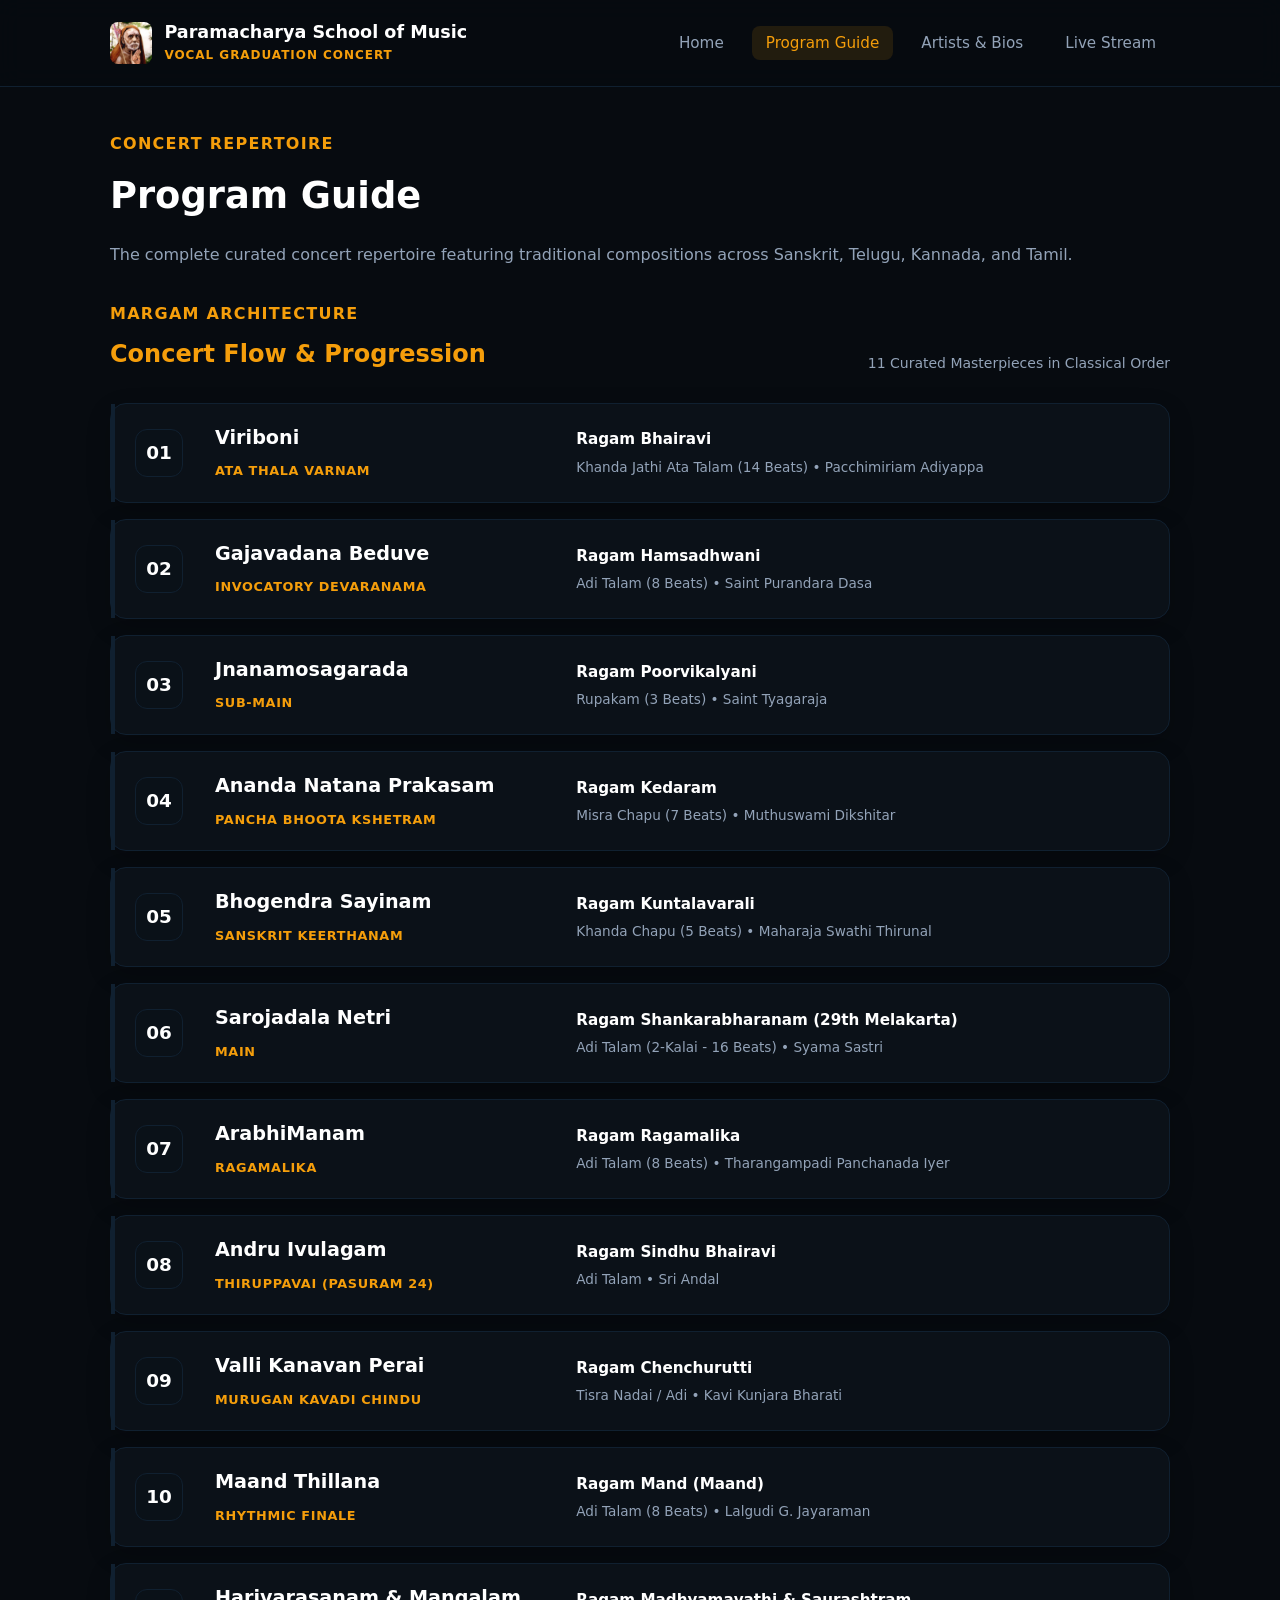
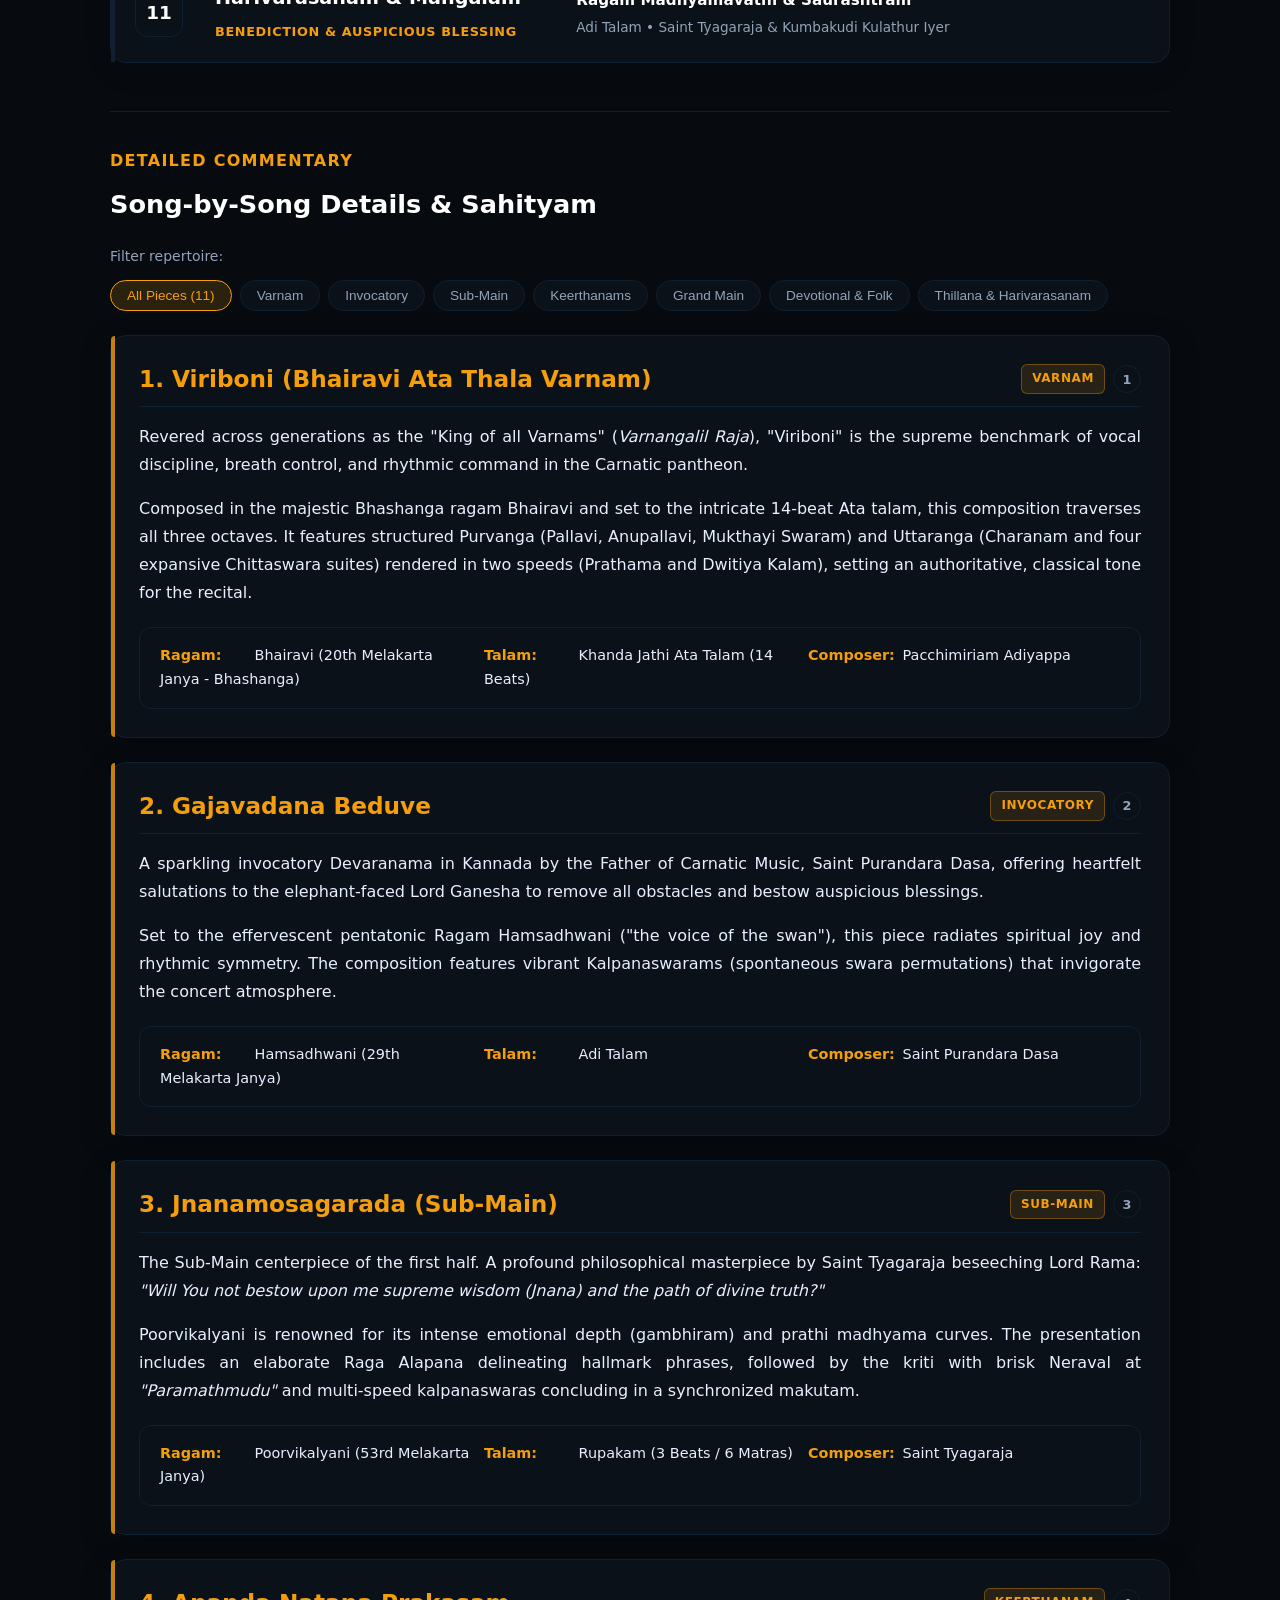
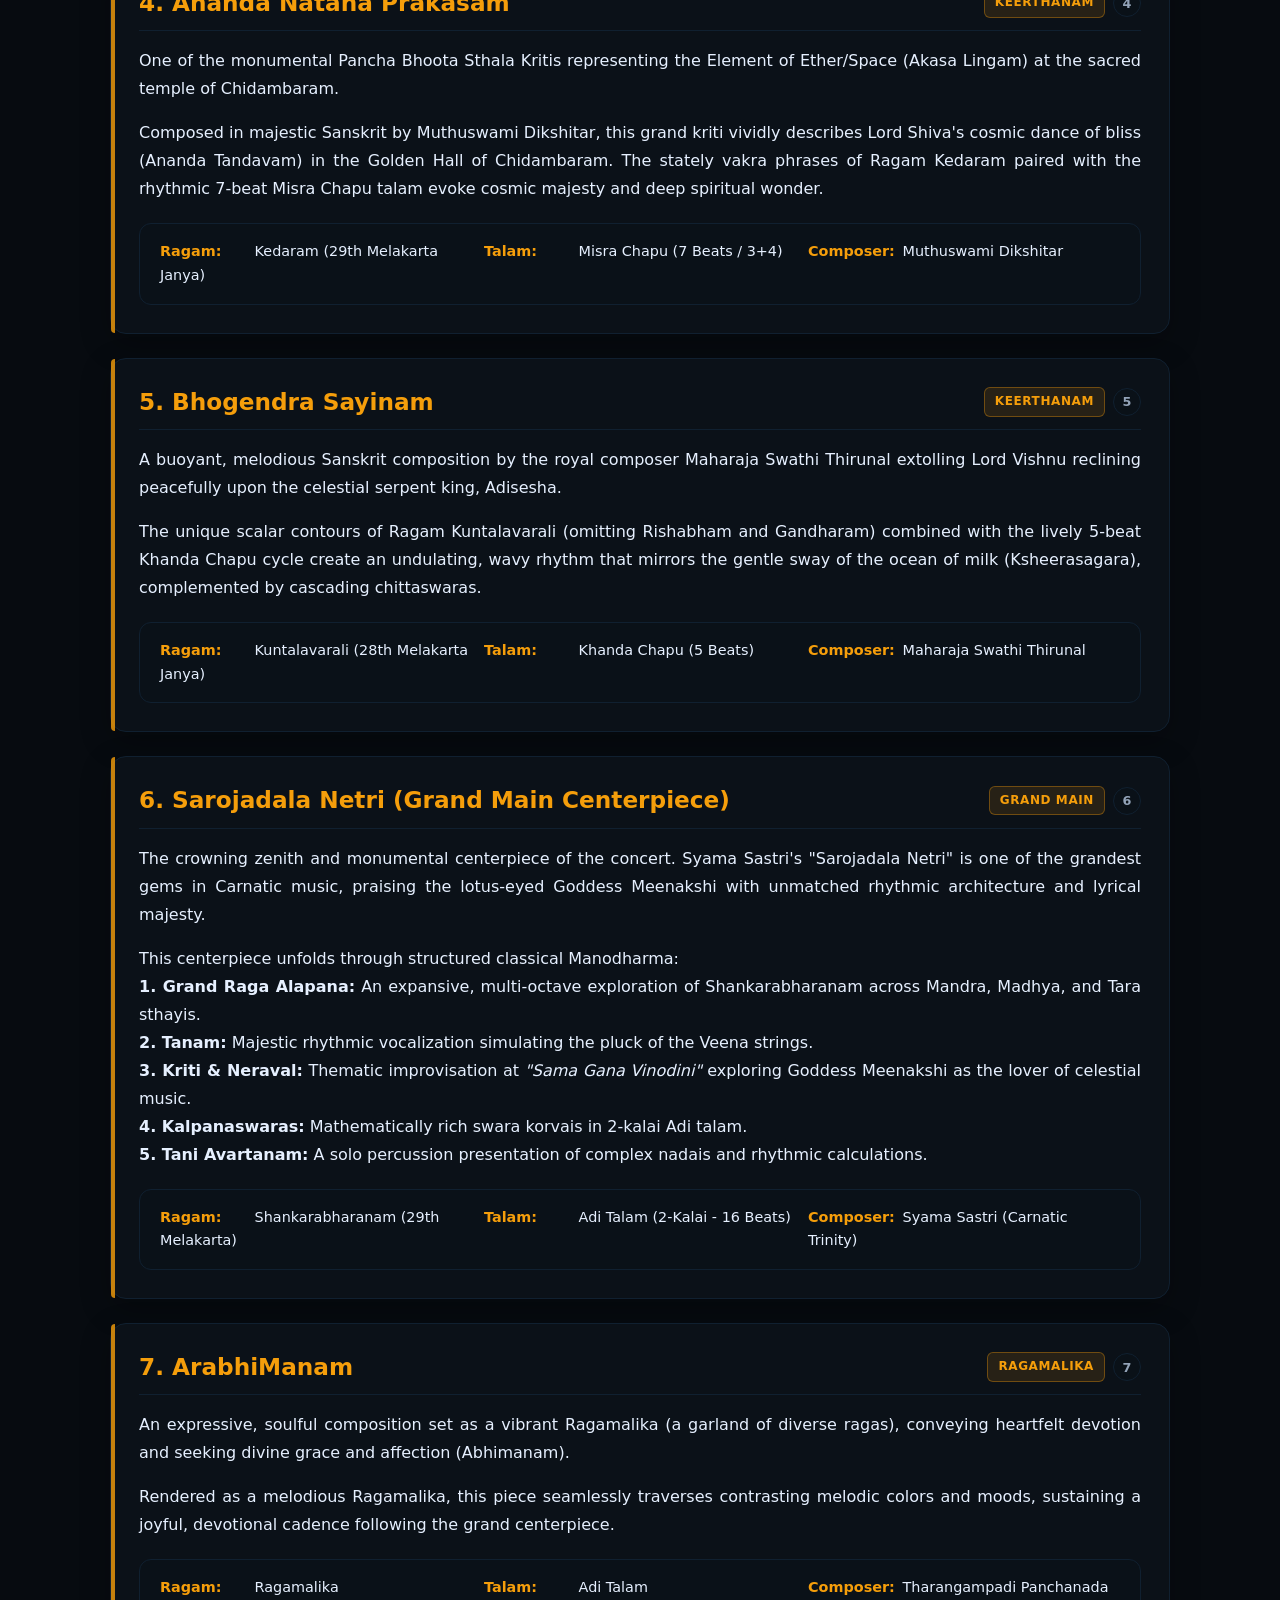
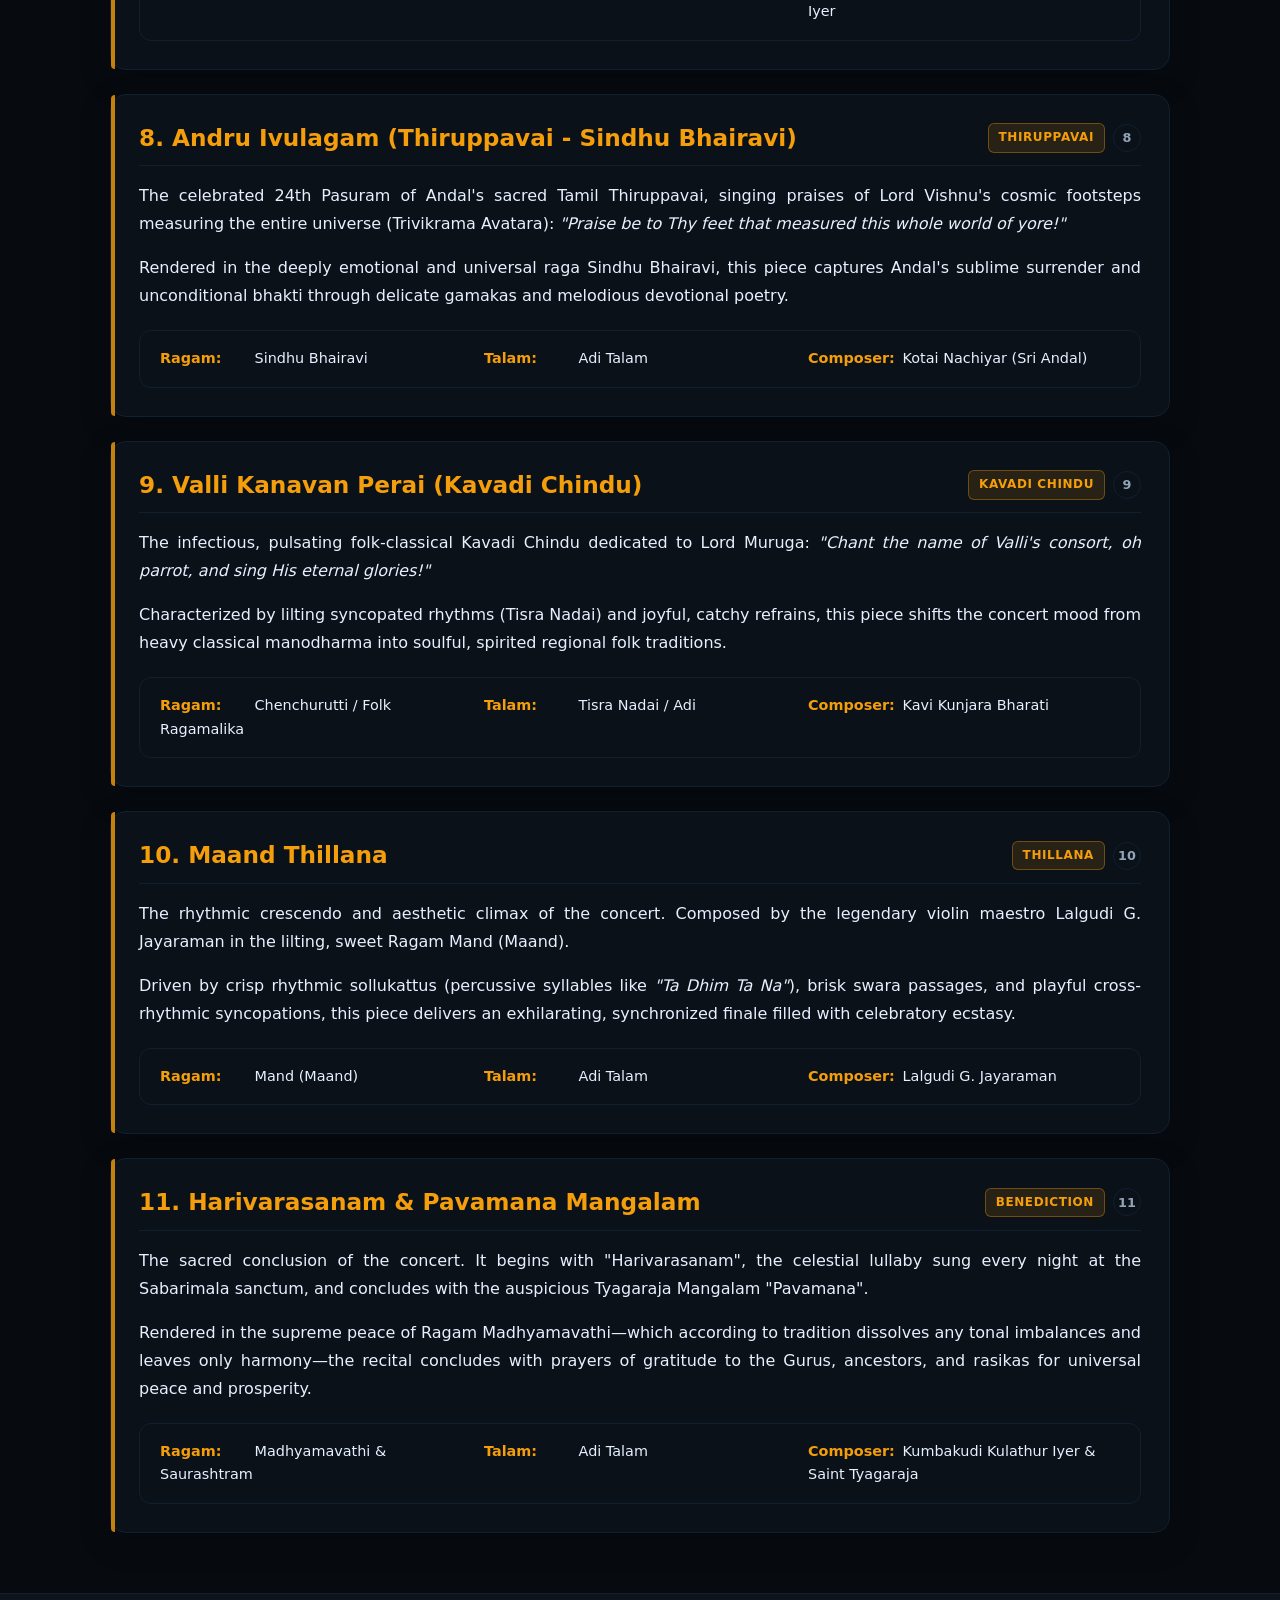
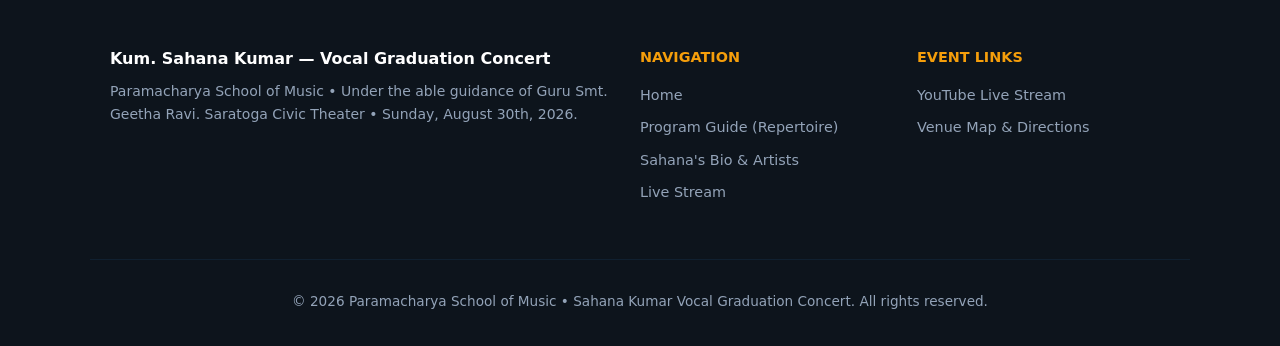
<file: program.html>
<!doctype html>
<html lang="en" data-page="program">
<head>
  <meta charset="utf-8"/>
  <meta name="viewport" content="width=device-width, initial-scale=1"/>
  <title>Program Guide — Kum. Sahana Kumar Vocal Graduation Concert</title>
  <link rel="icon" href="favicon.ico"/>
  <link rel="stylesheet" href="css/styles.css?v=4"/>
  <script defer src="js/main.js?v=4"></script>
</head>
<body>

  <!-- Navigation -->
  <nav class="nav" role="navigation" aria-label="Main Navigation">
    <div class="container nav-inner">
      <a class="brand" href="index.html">
        <img class="brand-logo" id="site-logo" src="assets/logo.png" alt="Paramacharya School of Music Logo"/>
        <div>
          <span class="brand-title bind-brand-title">Paramacharya School of Music</span>
          <span class="brand-sub">Vocal Graduation Concert</span>
        </div>
      </a>
      <button class="menu-toggle" aria-label="Toggle Menu" aria-expanded="false">☰</button>
      <ul class="menu">
        <li><a href="index.html">Home</a></li>
        <li><a href="program.html" class="active">Program Guide</a></li>
        <li><a href="artists.html">Artists & Bios</a></li>
        <li><a href="livestream.html">Live Stream</a></li>
      </ul>
    </div>
  </nav>

  <!-- Main Container -->
  <main class="container">
    
    <header class="page-header">
      <span class="eyebrow">Concert Repertoire</span>
      <h1>Program Guide</h1>
      <p class="muted" id="program-page-subtitle">
        The complete curated concert repertoire featuring traditional compositions across Sanskrit, Telugu, Kannada, and Tamil.
      </p>
    </header>

    <!-- ===================================================================
         Section 1: Vertical Bento Concert Flow & Progression
         =================================================================== -->
    <section style="margin: 32px 0;">
      <div style="display: flex; justify-content: space-between; align-items: flex-end; margin-bottom: 16px; flex-wrap: wrap; gap: 10px;">
        <div>
          <span class="eyebrow">Margam Architecture</span>
          <h2 style="margin: 0; color: var(--accent); font-size: 1.5rem;">Concert Flow & Progression</h2>
        </div>
        <span class="small muted">11 Curated Masterpieces in Classical Order</span>
      </div>

      <div class="vertical-flow-bento">

        <!-- 1. Varnam -->
        <div class="flow-step-card">
          <div class="flow-num-badge">
            <span>01</span>
          </div>
          <div class="flow-piece-info">
            <h4>Viriboni</h4>
            <span class="flow-piece-tag">Ata Thala Varnam</span>
          </div>
          <div class="flow-raga-meta">
            <span class="flow-raga-name">Ragam Bhairavi</span>
            <span class="flow-tala-composer">Khanda Jathi Ata Talam (14 Beats) • Pacchimiriam Adiyappa</span>
          </div>
        </div>

        <!-- 2. Invocatory -->
        <div class="flow-step-card">
          <div class="flow-num-badge">
            <span>02</span>
          </div>
          <div class="flow-piece-info">
            <h4>Gajavadana Beduve</h4>
            <span class="flow-piece-tag">Invocatory Devaranama</span>
          </div>
          <div class="flow-raga-meta">
            <span class="flow-raga-name">Ragam Hamsadhwani</span>
            <span class="flow-tala-composer">Adi Talam (8 Beats) • Saint Purandara Dasa</span>
          </div>
        </div>

        <!-- 3. Sub-Main -->
        <div class="flow-step-card">
          <div class="flow-num-badge">
            <span>03</span>
          </div>
          <div class="flow-piece-info">
            <h4>Jnanamosagarada</h4>
            <span class="flow-piece-tag">Sub-Main</span>
          </div>
          <div class="flow-raga-meta">
            <span class="flow-raga-name">Ragam Poorvikalyani</span>
            <span class="flow-tala-composer">Rupakam (3 Beats) • Saint Tyagaraja</span>
          </div>
        </div>

        <!-- 4. Keerthanam -->
        <div class="flow-step-card">
          <div class="flow-num-badge">
            <span>04</span>
          </div>
          <div class="flow-piece-info">
            <h4>Ananda Natana Prakasam</h4>
            <span class="flow-piece-tag">Pancha Bhoota Kshetram</span>
          </div>
          <div class="flow-raga-meta">
            <span class="flow-raga-name">Ragam Kedaram</span>
            <span class="flow-tala-composer">Misra Chapu (7 Beats) • Muthuswami Dikshitar</span>
          </div>
        </div>

        <!-- 5. Keerthanam -->
        <div class="flow-step-card">
          <div class="flow-num-badge">
            <span>05</span>
          </div>
          <div class="flow-piece-info">
            <h4>Bhogendra Sayinam</h4>
            <span class="flow-piece-tag">Sanskrit Keerthanam</span>
          </div>
          <div class="flow-raga-meta">
            <span class="flow-raga-name">Ragam Kuntalavarali</span>
            <span class="flow-tala-composer">Khanda Chapu (5 Beats) • Maharaja Swathi Thirunal</span>
          </div>
        </div>

        <!-- 6. Main -->
        <div class="flow-step-card">
          <div class="flow-num-badge">
            <span>06</span>
          </div>
          <div class="flow-piece-info">
            <h4>Sarojadala Netri</h4>
            <span class="flow-piece-tag">Main</span>
          </div>
          <div class="flow-raga-meta">
            <span class="flow-raga-name">Ragam Shankarabharanam (29th Melakarta)</span>
            <span class="flow-tala-composer">Adi Talam (2-Kalai - 16 Beats) • Syama Sastri</span>
          </div>
        </div>

        <!-- 7. Ragamalika -->
        <div class="flow-step-card">
          <div class="flow-num-badge">
            <span>07</span>
          </div>
          <div class="flow-piece-info">
            <h4>ArabhiManam</h4>
            <span class="flow-piece-tag">Ragamalika</span>
          </div>
          <div class="flow-raga-meta">
            <span class="flow-raga-name">Ragam Ragamalika</span>
            <span class="flow-tala-composer">Adi Talam (8 Beats) • Tharangampadi Panchanada Iyer</span>
          </div>
        </div>

        <!-- 8. Thiruppavai -->
        <div class="flow-step-card">
          <div class="flow-num-badge">
            <span>08</span>
          </div>
          <div class="flow-piece-info">
            <h4>Andru Ivulagam</h4>
            <span class="flow-piece-tag">Thiruppavai (Pasuram 24)</span>
          </div>
          <div class="flow-raga-meta">
            <span class="flow-raga-name">Ragam Sindhu Bhairavi</span>
            <span class="flow-tala-composer">Adi Talam • Sri Andal</span>
          </div>
        </div>

        <!-- 9. Kavadi Chindu -->
        <div class="flow-step-card">
          <div class="flow-num-badge">
            <span>09</span>
          </div>
          <div class="flow-piece-info">
            <h4>Valli Kanavan Perai</h4>
            <span class="flow-piece-tag">Murugan Kavadi Chindu</span>
          </div>
          <div class="flow-raga-meta">
            <span class="flow-raga-name">Ragam Chenchurutti</span>
            <span class="flow-tala-composer">Tisra Nadai / Adi • Kavi Kunjara Bharati</span>
          </div>
        </div>

        <!-- 10. Thillana -->
        <div class="flow-step-card">
          <div class="flow-num-badge">
            <span>10</span>
          </div>
          <div class="flow-piece-info">
            <h4>Maand Thillana</h4>
            <span class="flow-piece-tag">Rhythmic Finale</span>
          </div>
          <div class="flow-raga-meta">
            <span class="flow-raga-name">Ragam Mand (Maand)</span>
            <span class="flow-tala-composer">Adi Talam (8 Beats) • Lalgudi G. Jayaraman</span>
          </div>
        </div>

        <!-- 11. Benediction -->
        <div class="flow-step-card">
          <div class="flow-num-badge">
            <span>11</span>
          </div>
          <div class="flow-piece-info">
            <h4>Harivarasanam & Mangalam</h4>
            <span class="flow-piece-tag">Benediction & Auspicious Blessing</span>
          </div>
          <div class="flow-raga-meta">
            <span class="flow-raga-name">Ragam Madhyamavathi & Saurashtram</span>
            <span class="flow-tala-composer">Adi Talam • Saint Tyagaraja & Kumbakudi Kulathur Iyer</span>
          </div>
        </div>

      </div>
    </section>

    <!-- ===================================================================
         Section 2: Detailed Repertoire Cards & Song Explanations
         =================================================================== -->
    <div style="margin-top: 48px; border-top: 1px solid var(--line); padding-top: 36px;">
      <div style="display: flex; justify-content: space-between; align-items: center; margin-bottom: 20px; flex-wrap: wrap; gap: 12px;">
        <div>
          <span class="eyebrow">Detailed Commentary</span>
          <h2 style="margin: 0; color: var(--text-bright); font-size: 1.6rem;">Song-by-Song Details & Sahityam</h2>
        </div>
      </div>

      <!-- Filter Controls -->
      <div class="program-controls">
        <span class="small muted">Filter repertoire:</span>
        <div class="filter-group">
          <button class="filter-btn active" data-filter="all">All Pieces (11)</button>
          <button class="filter-btn" data-filter="Varnam">Varnam</button>
          <button class="filter-btn" data-filter="Invocatory">Invocatory</button>
          <button class="filter-btn" data-filter="Sub-Main">Sub-Main</button>
          <button class="filter-btn" data-filter="Keerthanam">Keerthanams</button>
          <button class="filter-btn" data-filter="Centerpiece">Grand Main</button>
          <button class="filter-btn" data-filter="Devotional">Devotional & Folk</button>
          <button class="filter-btn" data-filter="Thillana">Thillana & Harivarasanam</button>
        </div>
      </div>

      <!-- Repertoire Clean Cards List -->
      <section class="program-bento" id="program-bento-container">

        <!-- Item 1: Bhairavi Ata Thala Varnam -->
        <article class="program-item">
          <div class="program-item-header">
            <h3>1. Viriboni (Bhairavi Ata Thala Varnam)</h3>
            <div class="program-badges-row">
              <span class="program-item-badge">Varnam</span>
              <span class="program-item-number">1</span>
            </div>
          </div>
          <div class="program-details">
            <p>
              Revered across generations as the "King of all Varnams" (<em>Varnangalil Raja</em>), "Viriboni" is the supreme benchmark of vocal discipline, breath control, and rhythmic command in the Carnatic pantheon.
            </p>
            <p>
              Composed in the majestic Bhashanga ragam Bhairavi and set to the intricate 14-beat Ata talam, this composition traverses all three octaves. It features structured Purvanga (Pallavi, Anupallavi, Mukthayi Swaram) and Uttaranga (Charanam and four expansive Chittaswara suites) rendered in two speeds (Prathama and Dwitiya Kalam), setting an authoritative, classical tone for the recital.
            </p>
            <div class="program-meta">
              <div class="meta-item"><strong>Ragam:</strong> Bhairavi (20th Melakarta Janya - Bhashanga)</div>
              <div class="meta-item"><strong>Talam:</strong> Khanda Jathi Ata Talam (14 Beats)</div>
              <div class="meta-item"><strong>Composer:</strong> Pacchimiriam Adiyappa</div>
            </div>
          </div>
        </article>

        <!-- Item 2: Gajavadana Beduve -->
        <article class="program-item">
          <div class="program-item-header">
            <h3>2. Gajavadana Beduve</h3>
            <div class="program-badges-row">
              <span class="program-item-badge">Invocatory</span>
              <span class="program-item-number">2</span>
            </div>
          </div>
          <div class="program-details">
            <p>
              A sparkling invocatory Devaranama in Kannada by the Father of Carnatic Music, Saint Purandara Dasa, offering heartfelt salutations to the elephant-faced Lord Ganesha to remove all obstacles and bestow auspicious blessings.
            </p>
            <p>
              Set to the effervescent pentatonic Ragam Hamsadhwani ("the voice of the swan"), this piece radiates spiritual joy and rhythmic symmetry. The composition features vibrant Kalpanaswarams (spontaneous swara permutations) that invigorate the concert atmosphere.
            </p>
            <div class="program-meta">
              <div class="meta-item"><strong>Ragam:</strong> Hamsadhwani (29th Melakarta Janya)</div>
              <div class="meta-item"><strong>Talam:</strong> Adi Talam</div>
              <div class="meta-item"><strong>Composer:</strong> Saint Purandara Dasa</div>
            </div>
          </div>
        </article>

        <!-- Item 3: Jnanamosagarada (Sub-Main) -->
        <article class="program-item">
          <div class="program-item-header">
            <h3>3. Jnanamosagarada (Sub-Main)</h3>
            <div class="program-badges-row">
              <span class="program-item-badge">Sub-Main</span>
              <span class="program-item-number">3</span>
            </div>
          </div>
          <div class="program-details">
            <p>
              The Sub-Main centerpiece of the first half. A profound philosophical masterpiece by Saint Tyagaraja beseeching Lord Rama: <em>"Will You not bestow upon me supreme wisdom (Jnana) and the path of divine truth?"</em>
            </p>
            <p>
              Poorvikalyani is renowned for its intense emotional depth (gambhiram) and prathi madhyama curves. The presentation includes an elaborate Raga Alapana delineating hallmark phrases, followed by the kriti with brisk Neraval at <em>"Paramathmudu"</em> and multi-speed kalpanaswaras concluding in a synchronized makutam.
            </p>
            <div class="program-meta">
              <div class="meta-item"><strong>Ragam:</strong> Poorvikalyani (53rd Melakarta Janya)</div>
              <div class="meta-item"><strong>Talam:</strong> Rupakam (3 Beats / 6 Matras)</div>
              <div class="meta-item"><strong>Composer:</strong> Saint Tyagaraja</div>
            </div>
          </div>
        </article>

        <!-- Item 4: Ananda Natana Prakasam -->
        <article class="program-item">
          <div class="program-item-header">
            <h3>4. Ananda Natana Prakasam</h3>
            <div class="program-badges-row">
              <span class="program-item-badge">Keerthanam</span>
              <span class="program-item-number">4</span>
            </div>
          </div>
          <div class="program-details">
            <p>
              One of the monumental Pancha Bhoota Sthala Kritis representing the Element of Ether/Space (Akasa Lingam) at the sacred temple of Chidambaram.
            </p>
            <p>
              Composed in majestic Sanskrit by Muthuswami Dikshitar, this grand kriti vividly describes Lord Shiva's cosmic dance of bliss (Ananda Tandavam) in the Golden Hall of Chidambaram. The stately vakra phrases of Ragam Kedaram paired with the rhythmic 7-beat Misra Chapu talam evoke cosmic majesty and deep spiritual wonder.
            </p>
            <div class="program-meta">
              <div class="meta-item"><strong>Ragam:</strong> Kedaram (29th Melakarta Janya)</div>
              <div class="meta-item"><strong>Talam:</strong> Misra Chapu (7 Beats / 3+4)</div>
              <div class="meta-item"><strong>Composer:</strong> Muthuswami Dikshitar</div>
            </div>
          </div>
        </article>

        <!-- Item 5: Bhogendra Sayinam -->
        <article class="program-item">
          <div class="program-item-header">
            <h3>5. Bhogendra Sayinam</h3>
            <div class="program-badges-row">
              <span class="program-item-badge">Keerthanam</span>
              <span class="program-item-number">5</span>
            </div>
          </div>
          <div class="program-details">
            <p>
              A buoyant, melodious Sanskrit composition by the royal composer Maharaja Swathi Thirunal extolling Lord Vishnu reclining peacefully upon the celestial serpent king, Adisesha.
            </p>
            <p>
              The unique scalar contours of Ragam Kuntalavarali (omitting Rishabham and Gandharam) combined with the lively 5-beat Khanda Chapu cycle create an undulating, wavy rhythm that mirrors the gentle sway of the ocean of milk (Ksheerasagara), complemented by cascading chittaswaras.
            </p>
            <div class="program-meta">
              <div class="meta-item"><strong>Ragam:</strong> Kuntalavarali (28th Melakarta Janya)</div>
              <div class="meta-item"><strong>Talam:</strong> Khanda Chapu (5 Beats)</div>
              <div class="meta-item"><strong>Composer:</strong> Maharaja Swathi Thirunal</div>
            </div>
          </div>
        </article>

        <!-- Item 6: Sarojadalanetri (Grand Main Centerpiece) -->
        <article class="program-item">
          <div class="program-item-header">
            <h3>6. Sarojadala Netri (Grand Main Centerpiece)</h3>
            <div class="program-badges-row">
              <span class="program-item-badge">Grand Main</span>
              <span class="program-item-number">6</span>
            </div>
          </div>
          <div class="program-details">
            <p>
              The crowning zenith and monumental centerpiece of the concert. Syama Sastri's "Sarojadala Netri" is one of the grandest gems in Carnatic music, praising the lotus-eyed Goddess Meenakshi with unmatched rhythmic architecture and lyrical majesty.
            </p>
            <p>
              This centerpiece unfolds through structured classical Manodharma:<br/>
              <strong>1. Grand Raga Alapana:</strong> An expansive, multi-octave exploration of Shankarabharanam across Mandra, Madhya, and Tara sthayis.<br/>
              <strong>2. Tanam:</strong> Majestic rhythmic vocalization simulating the pluck of the Veena strings.<br/>
              <strong>3. Kriti & Neraval:</strong> Thematic improvisation at <em>"Sama Gana Vinodini"</em> exploring Goddess Meenakshi as the lover of celestial music.<br/>
              <strong>4. Kalpanaswaras:</strong> Mathematically rich swara korvais in 2-kalai Adi talam.<br/>
              <strong>5. Tani Avartanam:</strong> A solo percussion presentation of complex nadais and rhythmic calculations.
            </p>
            <div class="program-meta">
              <div class="meta-item"><strong>Ragam:</strong> Shankarabharanam (29th Melakarta)</div>
              <div class="meta-item"><strong>Talam:</strong> Adi Talam (2-Kalai - 16 Beats)</div>
              <div class="meta-item"><strong>Composer:</strong> Syama Sastri (Carnatic Trinity)</div>
            </div>
          </div>
        </article>

        <!-- Item 7: ArabhiManam -->
        <article class="program-item">
          <div class="program-item-header">
            <h3>7. ArabhiManam</h3>
            <div class="program-badges-row">
              <span class="program-item-badge">Ragamalika</span>
              <span class="program-item-number">7</span>
            </div>
          </div>
          <div class="program-details">
            <p>
              An expressive, soulful composition set as a vibrant Ragamalika (a garland of diverse ragas), conveying heartfelt devotion and seeking divine grace and affection (Abhimanam).
            </p>
            <p>
              Rendered as a melodious Ragamalika, this piece seamlessly traverses contrasting melodic colors and moods, sustaining a joyful, devotional cadence following the grand centerpiece.
            </p>
            <div class="program-meta">
              <div class="meta-item"><strong>Ragam:</strong> Ragamalika</div>
              <div class="meta-item"><strong>Talam:</strong> Adi Talam</div>
              <div class="meta-item"><strong>Composer:</strong> Tharangampadi Panchanada Iyer</div>
            </div>
          </div>
        </article>

        <!-- Item 8: Andru Ivulagam - Thurupavai - Sindhu Bhairavi -->
        <article class="program-item">
          <div class="program-item-header">
            <h3>8. Andru Ivulagam (Thiruppavai - Sindhu Bhairavi)</h3>
            <div class="program-badges-row">
              <span class="program-item-badge">Thiruppavai</span>
              <span class="program-item-number">8</span>
            </div>
          </div>
          <div class="program-details">
            <p>
              The celebrated 24th Pasuram of Andal's sacred Tamil Thiruppavai, singing praises of Lord Vishnu's cosmic footsteps measuring the entire universe (Trivikrama Avatara): <em>"Praise be to Thy feet that measured this whole world of yore!"</em>
            </p>
            <p>
              Rendered in the deeply emotional and universal raga Sindhu Bhairavi, this piece captures Andal's sublime surrender and unconditional bhakti through delicate gamakas and melodious devotional poetry.
            </p>
            <div class="program-meta">
              <div class="meta-item"><strong>Ragam:</strong> Sindhu Bhairavi</div>
              <div class="meta-item"><strong>Talam:</strong> Adi Talam</div>
              <div class="meta-item"><strong>Composer:</strong> Kotai Nachiyar (Sri Andal)</div>
            </div>
          </div>
        </article>

        <!-- Item 9: Valli kanavan perai - Kavadichinthu -->
        <article class="program-item">
          <div class="program-item-header">
            <h3>9. Valli Kanavan Perai (Kavadi Chindu)</h3>
            <div class="program-badges-row">
              <span class="program-item-badge">Kavadi Chindu</span>
              <span class="program-item-number">9</span>
            </div>
          </div>
          <div class="program-details">
            <p>
              The infectious, pulsating folk-classical Kavadi Chindu dedicated to Lord Muruga: <em>"Chant the name of Valli's consort, oh parrot, and sing His eternal glories!"</em>
            </p>
            <p>
              Characterized by lilting syncopated rhythms (Tisra Nadai) and joyful, catchy refrains, this piece shifts the concert mood from heavy classical manodharma into soulful, spirited regional folk traditions.
            </p>
            <div class="program-meta">
              <div class="meta-item"><strong>Ragam:</strong> Chenchurutti / Folk Ragamalika</div>
              <div class="meta-item"><strong>Talam:</strong> Tisra Nadai / Adi</div>
              <div class="meta-item"><strong>Composer:</strong> Kavi Kunjara Bharati</div>
            </div>
          </div>
        </article>

        <!-- Item 10: Maand Thillana -->
        <article class="program-item">
          <div class="program-item-header">
            <h3>10. Maand Thillana</h3>
            <div class="program-badges-row">
              <span class="program-item-badge">Thillana</span>
              <span class="program-item-number">10</span>
            </div>
          </div>
          <div class="program-details">
            <p>
              The rhythmic crescendo and aesthetic climax of the concert. Composed by the legendary violin maestro Lalgudi G. Jayaraman in the lilting, sweet Ragam Mand (Maand).
            </p>
            <p>
              Driven by crisp rhythmic sollukattus (percussive syllables like <em>"Ta Dhim Ta Na"</em>), brisk swara passages, and playful cross-rhythmic syncopations, this piece delivers an exhilarating, synchronized finale filled with celebratory ecstasy.
            </p>
            <div class="program-meta">
              <div class="meta-item"><strong>Ragam:</strong> Mand (Maand)</div>
              <div class="meta-item"><strong>Talam:</strong> Adi Talam</div>
              <div class="meta-item"><strong>Composer:</strong> Lalgudi G. Jayaraman</div>
            </div>
          </div>
        </article>

        <!-- Item 11: Harivarasanam & Pavamana Mangalam -->
        <article class="program-item">
          <div class="program-item-header">
            <h3>11. Harivarasanam & Pavamana Mangalam</h3>
            <div class="program-badges-row">
              <span class="program-item-badge">Benediction</span>
              <span class="program-item-number">11</span>
            </div>
          </div>
          <div class="program-details">
            <p>
              The sacred conclusion of the concert. It begins with "Harivarasanam", the celestial lullaby sung every night at the Sabarimala sanctum, and concludes with the auspicious Tyagaraja Mangalam "Pavamana".
            </p>
            <p>
              Rendered in the supreme peace of Ragam Madhyamavathi—which according to tradition dissolves any tonal imbalances and leaves only harmony—the recital concludes with prayers of gratitude to the Gurus, ancestors, and rasikas for universal peace and prosperity.
            </p>
            <div class="program-meta">
              <div class="meta-item"><strong>Ragam:</strong> Madhyamavathi & Saurashtram</div>
              <div class="meta-item"><strong>Talam:</strong> Adi Talam</div>
              <div class="meta-item"><strong>Composer:</strong> Kumbakudi Kulathur Iyer & Saint Tyagaraja</div>
            </div>
          </div>
        </article>

      </section>
    </div>

  </main>

  <!-- Footer -->
  <footer class="footer">
    <div class="container footer-grid">
      <div>
        <h4 style="margin: 0 0 8px 0; color: var(--text-bright);">Kum. Sahana Kumar — Vocal Graduation Concert</h4>
        <p class="muted small" style="margin: 0; line-height: 1.6;">
          Paramacharya School of Music • Under the able guidance of Guru Smt. Geetha Ravi. 
          Saratoga Civic Theater • Sunday, August 30th, 2026.
        </p>
      </div>
      <div>
        <h5 style="margin: 0 0 12px 0; color: var(--accent); font-size: 0.9rem; text-transform: uppercase;">Navigation</h5>
        <ul class="sitemap">
          <li><a href="index.html">Home</a></li>
          <li><a href="program.html">Program Guide (Repertoire)</a></li>
          <li><a href="artists.html">Sahana's Bio & Artists</a></li>
          <li><a href="livestream.html">Live Stream</a></li>
        </ul>
      </div>
      <div>
        <h5 style="margin: 0 0 12px 0; color: var(--accent); font-size: 0.9rem; text-transform: uppercase;">Event Links</h5>
        <ul class="sitemap">
          <li><a class="bind-livestream" target="_blank" rel="noopener">YouTube Live Stream</a></li>
          <li><a class="bind-directions" target="_blank" rel="noopener">Venue Map & Directions</a></li>
        </ul>
      </div>
    </div>
    <div class="container footer-bottom">
      <p>&copy; 2026 Paramacharya School of Music • Sahana Kumar Vocal Graduation Concert. All rights reserved.</p>
    </div>
  </footer>

</body>
</html>
</file>
<file: css/styles.css>
/* ==========================================================================
   Carnatic Graduation Concert - Stylesheet
   Theme: Exact SanMargam Dark Glassmorphism Architecture
   Enhanced with Classical Gold, Sapphire & Amber Motifs
   ========================================================================== */

:root {
  --bg: #070b10;
  --panel: #0d141c;
  --card: #0b1118;
  --card-hover: #101822;
  --text: #e6f0ff;
  --text-bright: #ffffff;
  --muted: #93a3b8;
  --line: #102030;
  --line-light: #1b3048;
  --accent: #f59e0b;        /* Classical Gold / Amber */
  --accent-light: #fbbf24;
  --accent2: #38bdf8;       /* Sapphire / Sky Blue */
  --accent2-glow: rgba(56, 189, 248, 0.25);
  --accent-glow: rgba(245, 158, 11, 0.25);
  --tag-bg: #0e1620;
  --radius: 16px;
  --radius-sm: 12px;
  --container: 1100px;
  --transition: all 0.25s cubic-bezier(0.4, 0, 0.2, 1);
}

* {
  box-sizing: border-box;
}

html, body {
  margin: 0;
  padding: 0;
  scroll-behavior: smooth;
}

body {
  background: var(--bg);
  color: var(--text);
  font: 16px/1.65 system-ui, -apple-system, BlinkMacSystemFont, "Segoe UI", Roboto, Helvetica, Arial, sans-serif;
  min-height: 100vh;
  display: flex;
  flex-direction: column;
}

a {
  color: var(--text);
  text-decoration: none;
  transition: var(--transition);
}

a:hover {
  color: var(--accent);
}

.container {
  max-width: var(--container);
  margin: 0 auto;
  padding: 20px;
  width: 100%;
}

.muted { color: var(--muted); }
.small { font-size: 14px; }
.text-gold { color: var(--accent); }
.text-cyan { color: var(--accent2); }

/* ==========================================================================
   Navigation Bar (Exact SanMargam Style)
   ========================================================================== */
.nav {
  position: sticky;
  top: 0;
  z-index: 100;
  background: rgba(7, 11, 16, 0.85);
  backdrop-filter: blur(12px);
  -webkit-backdrop-filter: blur(12px);
  border-bottom: 1px solid var(--line);
}

.nav-inner {
  display: flex;
  align-items: center;
  justify-content: space-between;
}

.brand {
  display: flex;
  gap: 12px;
  align-items: center;
  color: var(--text-bright);
}

.brand-logo {
  height: 42px;
  width: auto;
  max-width: 48px;
  object-fit: contain;
  border-radius: 8px;
  display: block;
}

.brand-icon {
  width: 40px;
  height: 40px;
  border-radius: 10px;
  background: linear-gradient(135deg, var(--accent), var(--accent2));
  display: flex;
  align-items: center;
  justify-content: center;
  color: #050d18;
  font-size: 1.25rem;
  font-weight: 800;
  box-shadow: 0 4px 12px var(--accent-glow);
  flex-shrink: 0;
}

.brand-title {
  font-weight: 700;
  font-size: 1.1rem;
  line-height: 1.2;
}

.brand-sub {
  font-size: 0.75rem;
  color: var(--accent);
  text-transform: uppercase;
  letter-spacing: 0.08em;
  font-weight: 600;
  display: block;
}

.menu {
  display: flex;
  gap: 14px;
  list-style: none;
  margin: 0;
  padding: 0;
  align-items: center;
}

.menu li a {
  padding: 8px 14px;
  border-radius: 8px;
  font-size: 0.95rem;
  font-weight: 500;
  color: var(--muted);
}

.menu li a:hover,
.menu li a.active {
  color: var(--text-bright);
  background: rgba(255, 255, 255, 0.06);
}

.menu li a.active {
  color: var(--accent);
  background: rgba(245, 158, 11, 0.12);
}

.menu-toggle {
  display: none;
  background: none;
  border: 1px solid var(--line);
  color: var(--text);
  border-radius: 10px;
  padding: 8px 12px;
  cursor: pointer;
}

/* ==========================================================================
   Buttons & Chips
   ========================================================================== */
.btn {
  display: inline-flex;
  align-items: center;
  justify-content: center;
  gap: 8px;
  background: linear-gradient(90deg, var(--accent), var(--accent-light));
  color: #00253a;
  padding: 10px 18px;
  border-radius: 999px;
  font-weight: 600;
  font-size: 0.95rem;
  border: none;
  cursor: pointer;
  box-shadow: 0 4px 16px var(--accent-glow);
  transition: var(--transition);
}

.btn:hover {
  transform: translateY(-2px);
  box-shadow: 0 6px 20px rgba(245, 158, 11, 0.4);
  color: #000;
}

.btn-cyan {
  background: linear-gradient(90deg, var(--accent2), #60a5fa);
  color: #00253a;
  box-shadow: 0 4px 16px var(--accent2-glow);
}

.btn-cyan:hover {
  box-shadow: 0 6px 20px rgba(56, 189, 248, 0.4);
  color: #000;
}

.btn-outline {
  display: inline-flex;
  align-items: center;
  gap: 8px;
  border: 1px solid var(--accent);
  color: var(--text);
  padding: 9px 18px;
  border-radius: 999px;
  font-weight: 500;
  font-size: 0.95rem;
  background: rgba(245, 158, 11, 0.05);
  transition: var(--transition);
}

.btn-outline:hover {
  background: rgba(245, 158, 11, 0.15);
  border-color: var(--accent-light);
  color: var(--accent-light);
}

.chips {
  display: flex;
  gap: 10px;
  flex-wrap: wrap;
  margin: 14px 0;
}

.chip {
  background: #0e1620;
  border: 1px solid var(--line);
  border-radius: 12px;
  padding: 8px 12px;
  color: #cfe4ff;
  font-size: 0.9rem;
  display: inline-flex;
  align-items: center;
  gap: 8px;
}

/* ==========================================================================
   Hero Section
   ========================================================================== */
.hero {
  position: relative;
  min-height: 500px;
  background-size: cover;
  background-position: center;
  display: flex;
  align-items: center;
}

.hero .overlay {
  position: absolute;
  inset: 0;
  background: linear-gradient(0deg, rgba(7, 11, 16, 0.95), rgba(7, 11, 16, 0.45));
}

.hero-content {
  position: relative;
  z-index: 2;
  padding: 60px 20px;
  max-width: 900px;
}

.eyebrow {
  letter-spacing: 0.08em;
  text-transform: uppercase;
  color: var(--accent);
  font-size: 1rem;
  font-weight: 600;
  margin-bottom: 8px;
  display: inline-block;
}

.hero h1 {
  font-size: clamp(2.2rem, 5vw, 3.4rem);
  font-weight: 800;
  line-height: 1.15;
  margin: 0 0 16px 0;
  color: var(--text-bright);
}

.hero .sub {
  font-size: 1.15rem;
  line-height: 1.6;
  color: #cfe4ff;
  margin: 0 0 20px 0;
}

.cta-row {
  display: flex;
  gap: 10px;
  flex-wrap: wrap;
  margin-top: 20px;
}

/* ==========================================================================
   Cards & Layouts
   ========================================================================== */
.card {
  background: var(--card);
  border: 1px solid var(--line);
  border-radius: var(--radius);
  padding: 24px;
  box-shadow: 0 10px 30px rgba(0, 0, 0, 0.25);
  transition: var(--transition);
}

.card:hover {
  border-color: var(--line-light);
}

.grid {
  display: grid;
  gap: 20px;
  margin: 26px 0;
}

.grid.two {
  grid-template-columns: 1fr 1fr;
}

.grid.three {
  grid-template-columns: repeat(3, 1fr);
}

.page-header {
  margin-top: 24px;
  margin-bottom: 24px;
}

.page-header h1 {
  font-size: 2.3rem;
  font-weight: 800;
  color: var(--text-bright);
  margin: 0 0 8px 0;
}

/* ==========================================================================
   Video Player Section (Dedicated Live Stream Page)
   ========================================================================== */
.video-container {
  position: relative;
  width: 100%;
  border-radius: 12px;
  overflow: hidden;
  box-shadow: 0 10px 30px rgba(0, 0, 0, 0.35);
  border: 1px solid var(--line);
  background: #000;
}

.video-container iframe {
  width: 100%;
  height: 520px;
  border: none;
  display: block;
}

@media (max-width: 768px) {
  .video-container iframe {
    height: 260px;
  }
}

/* ==========================================================================
   Vertical Bento Concert Flow (Repertoire Timeline)
   ========================================================================== */
.vertical-flow-bento {
  display: grid;
  gap: 16px;
  margin: 28px 0 40px 0;
}

.flow-step-card {
  background: var(--card);
  border: 1px solid var(--line);
  border-radius: var(--radius);
  padding: 18px 24px;
  display: grid;
  grid-template-columns: 60px 1.2fr 2fr;
  align-items: center;
  gap: 20px;
  box-shadow: 0 8px 24px rgba(0, 0, 0, 0.2);
  transition: var(--transition);
  position: relative;
}

.flow-step-card::before {
  content: "";
  position: absolute;
  top: 0;
  left: 0;
  width: 4px;
  height: 100%;
  background: var(--line);
  transition: var(--transition);
}

.flow-step-card:hover {
  border-color: var(--line-light);
  transform: translateX(4px);
  background: var(--card-hover);
}

.flow-step-card:hover::before {
  background: var(--accent);
}

.flow-step-card.highlight {
  border-color: rgba(245, 158, 11, 0.4);
  background: linear-gradient(90deg, rgba(245, 158, 11, 0.08) 0%, var(--card) 60%);
}

.flow-step-card.highlight::before {
  background: var(--accent);
}

.flow-step-card.submain-highlight {
  border-color: rgba(56, 189, 248, 0.4);
  background: linear-gradient(90deg, rgba(56, 189, 248, 0.08) 0%, var(--card) 60%);
}

.flow-step-card.submain-highlight::before {
  background: var(--accent2);
}

.flow-num-badge {
  width: 48px;
  height: 48px;
  border-radius: 12px;
  background: #0a1118;
  border: 1px solid var(--line);
  display: flex;
  flex-direction: column;
  align-items: center;
  justify-content: center;
  font-weight: 800;
  font-size: 1.15rem;
  color: var(--text-bright);
}

.flow-num-label {
  font-size: 0.65rem;
  color: var(--muted);
  text-transform: uppercase;
  letter-spacing: 0.05em;
  line-height: 1;
}

.flow-piece-info h4 {
  margin: 0 0 4px 0;
  font-size: 1.2rem;
  color: var(--text-bright);
}

.flow-piece-tag {
  font-size: 0.8rem;
  color: var(--accent);
  font-weight: 600;
  text-transform: uppercase;
  letter-spacing: 0.05em;
}

.flow-raga-meta {
  display: flex;
  flex-direction: column;
  gap: 3px;
}

.flow-raga-name {
  color: var(--text-bright);
  font-size: 0.95rem;
  font-weight: 600;
}

.flow-tala-composer {
  color: var(--muted);
  font-size: 0.85rem;
}

.flow-action-badge {
  background: #0a1118;
  border: 1px solid var(--line);
  border-radius: 999px;
  padding: 6px 14px;
  font-size: 0.8rem;
  font-weight: 600;
  color: var(--accent);
  white-space: nowrap;
}

@media (max-width: 900px) {
  .flow-step-card {
    grid-template-columns: 50px 1fr;
    gap: 14px;
  }
  .flow-raga-meta {
    grid-column: 2 / -1;
  }
}

/* ==========================================================================
   Program Bento Cards (Clean Unified Card Layout)
   ========================================================================== */
.program-controls {
  display: flex;
  gap: 12px;
  flex-wrap: wrap;
  margin-bottom: 24px;
  align-items: center;
  justify-content: space-between;
}

.filter-group {
  display: flex;
  gap: 8px;
  flex-wrap: wrap;
}

.filter-btn {
  background: #0a1118;
  border: 1px solid var(--line);
  color: var(--muted);
  padding: 7px 16px;
  border-radius: 999px;
  font-size: 0.85rem;
  font-weight: 500;
  cursor: pointer;
  transition: var(--transition);
}

.filter-btn:hover,
.filter-btn.active {
  background: rgba(245, 158, 11, 0.15);
  border-color: var(--accent);
  color: var(--accent);
}

.program-bento {
  display: grid;
  gap: 24px;
  margin-top: 24px;
}

.program-item {
  background: var(--card);
  border: 1px solid var(--line);
  border-radius: var(--radius);
  padding: 28px;
  box-shadow: 0 10px 30px rgba(0, 0, 0, 0.25);
  transition: var(--transition);
  position: relative;
  display: flex;
  flex-direction: column;
}

.program-item::before {
  content: "";
  position: absolute;
  top: 0;
  left: 0;
  width: 4px;
  height: 100%;
  background: var(--accent);
  opacity: 0.8;
  border-radius: var(--radius) 0 0 var(--radius);
}

.program-item:hover {
  border-color: var(--line-light);
  transform: translateY(-2px);
  box-shadow: 0 14px 36px rgba(0, 0, 0, 0.35);
}

/* Header with Title and Badges */
.program-item-header {
  display: flex;
  justify-content: space-between;
  align-items: center;
  flex-wrap: wrap;
  gap: 12px;
  margin-bottom: 16px;
  padding-bottom: 12px;
  border-bottom: 1px solid var(--line);
}

.program-item-header h3 {
  margin: 0;
  color: var(--accent);
  font-size: 1.45rem;
  line-height: 1.3;
}

.program-badges-row {
  display: flex;
  align-items: center;
  gap: 8px;
}

.program-item-badge {
  background: rgba(245, 158, 11, 0.12);
  border: 1px solid rgba(245, 158, 11, 0.35);
  color: var(--accent);
  font-size: 0.75rem;
  font-weight: 700;
  padding: 4px 10px;
  border-radius: 6px;
  text-transform: uppercase;
  letter-spacing: 0.05em;
}

.program-item-number {
  background: #0a1118;
  border: 1px solid var(--line);
  color: var(--muted);
  font-size: 0.8rem;
  font-weight: 700;
  width: 28px;
  height: 28px;
  border-radius: 50%;
  display: flex;
  align-items: center;
  justify-content: center;
}

/* Details Column */
.program-details {
  display: flex;
  flex-direction: column;
}

.program-details p {
  line-height: 1.75;
  margin: 0 0 16px 0;
  color: var(--text);
  text-align: justify;
}

.program-details p:last-of-type {
  margin-bottom: 20px;
}

.program-meta {
  background: #0a1118;
  border: 1px solid var(--line);
  border-radius: 12px;
  padding: 16px 20px;
  margin-top: auto;
  display: grid;
  grid-template-columns: repeat(auto-fit, minmax(210px, 1fr));
  gap: 12px;
}

.meta-item {
  color: var(--text);
  font-size: 0.9rem;
}

.meta-item strong {
  color: var(--accent);
  display: inline-block;
  min-width: 90px;
}

/* ==========================================================================
   Artists Page (Exact SanMargam dancers.html Bento Layout)
   ========================================================================== */
.chief-guest-grid {
  display: grid;
  grid-template-columns: 280px 1fr;
  align-items: stretch;
}

.chief-guest-photo {
  min-height: 280px;
  position: relative;
  background: #080e18;
}

.dancers-bento {
  display: grid;
  gap: 24px;
  margin-top: 32px;
  grid-template-columns: repeat(2, 1fr);
  align-items: stretch;
}

.dancer-image-card {
  background: var(--card);
  border: 1px solid var(--line);
  border-radius: var(--radius);
  padding: 0;
  box-shadow: 0 10px 30px rgba(0, 0, 0, 0.25);
  display: flex;
  align-items: stretch;
  justify-content: center;
  min-height: 480px;
  overflow: hidden;
  position: relative;
}

.dancer-image-card img {
  width: 100%;
  height: 100%;
  object-fit: cover;
  object-position: center top;
  border-radius: var(--radius);
  display: block;
}

.dancer-bio-card {
  background: var(--card);
  border: 1px solid var(--line);
  border-radius: var(--radius);
  padding: 28px 24px;
  box-shadow: 0 10px 30px rgba(0, 0, 0, 0.25);
  display: flex;
  flex-direction: column;
  min-height: 480px;
}

.dancer-bio-card h3 {
  margin: 0 0 12px 0;
  color: var(--accent);
  font-size: 1.5rem;
}

.dancer-bio-content {
  flex: 1;
}

.dancer-bio-content p {
  line-height: 1.7;
  margin: 0 0 16px 0;
  color: var(--text);
  text-align: justify;
}

.dancer-bio-content p:last-child {
  margin-bottom: 0;
}

.highlights-box {
  background: #0a1118;
  border: 1px solid var(--line);
  border-radius: 12px;
  padding: 16px 20px;
  margin-top: 20px;
}

.highlights-title {
  color: var(--accent);
  font-weight: 600;
  font-size: 0.85rem;
  margin-bottom: 10px;
  text-transform: uppercase;
  letter-spacing: 0.05em;
}

.highlights-list {
  list-style: none;
  margin: 0;
  padding: 0;
  display: grid;
  grid-template-columns: repeat(auto-fit, minmax(200px, 1fr));
  gap: 8px;
}

.highlights-list li {
  position: relative;
  padding-left: 18px;
  font-size: 0.88rem;
  color: #cbd5e1;
}

.highlights-list li::before {
  content: "◆";
  position: absolute;
  left: 0;
  color: var(--accent2);
  font-size: 0.75rem;
  top: 2px;
}

/* ==========================================================================
   Stats (Exact SanMargam Style)
   ========================================================================== */
.stats {
  display: grid;
  grid-template-columns: repeat(4, 1fr);
  gap: 12px;
}

.stat {
  background: #0a1118;
  border: 1px solid var(--line);
  border-radius: 12px;
  padding: 14px;
  display: flex;
  flex-direction: column;
  gap: 4px;
}

.stat span {
  font-size: 13px;
  color: var(--muted);
}

.stat strong {
  font-size: 1.25rem;
  color: var(--accent);
  font-weight: 700;
}

/* ==========================================================================
   Footer (Exact SanMargam Style)
   ========================================================================== */
.footer {
  border-top: 1px solid var(--line);
  margin-top: 40px;
  padding-top: 32px;
  background: var(--panel);
}

.footer-grid {
  display: grid;
  grid-template-columns: 2fr 1fr 1fr;
  gap: 24px;
}

.sitemap {
  list-style: none;
  margin: 0;
  padding: 0;
}

.sitemap li {
  margin: 6px 0;
}

.sitemap a {
  color: var(--muted);
  font-size: 0.9rem;
}

.sitemap a:hover {
  color: var(--text-bright);
}

.footer-bottom {
  margin-top: 28px;
  padding-top: 16px;
  border-top: 1px solid var(--line);
  text-align: center;
  color: var(--muted);
  font-size: 0.85rem;
}

/* ==========================================================================
   Responsive Breakpoints
   ========================================================================== */
@media (max-width: 900px) {
  .grid.two { grid-template-columns: 1fr; }
  .grid.three { grid-template-columns: 1fr 1fr; }
  .footer-grid { grid-template-columns: 1fr 1fr; }
  .dancers-bento { grid-template-columns: 1fr; }
  .dancer-image-card { min-height: 380px; }
  .dancer-bio-card { min-height: auto; }
  .chief-guest-grid { grid-template-columns: 1fr; }
  .chief-guest-photo { min-height: 260px; }
  .program-item { grid-template-columns: 1fr; gap: 20px; }
  .program-image { min-height: 280px; }
  
  .menu {
    display: none;
    position: absolute;
    right: 20px;
    top: 60px;
    background: #0a1118;
    border: 1px solid var(--line);
    padding: 10px;
    border-radius: 12px;
    flex-direction: column;
    width: 200px;
    box-shadow: 0 10px 30px rgba(0, 0, 0, 0.5);
  }
  .menu.open { display: flex; }
  .menu-toggle { display: block; }
}

@media (max-width: 768px) {
  .stats { grid-template-columns: repeat(2, 1fr); }
  .grid.three { grid-template-columns: 1fr; }
  .hero-content { padding: 40px 20px; }
}
</file>
